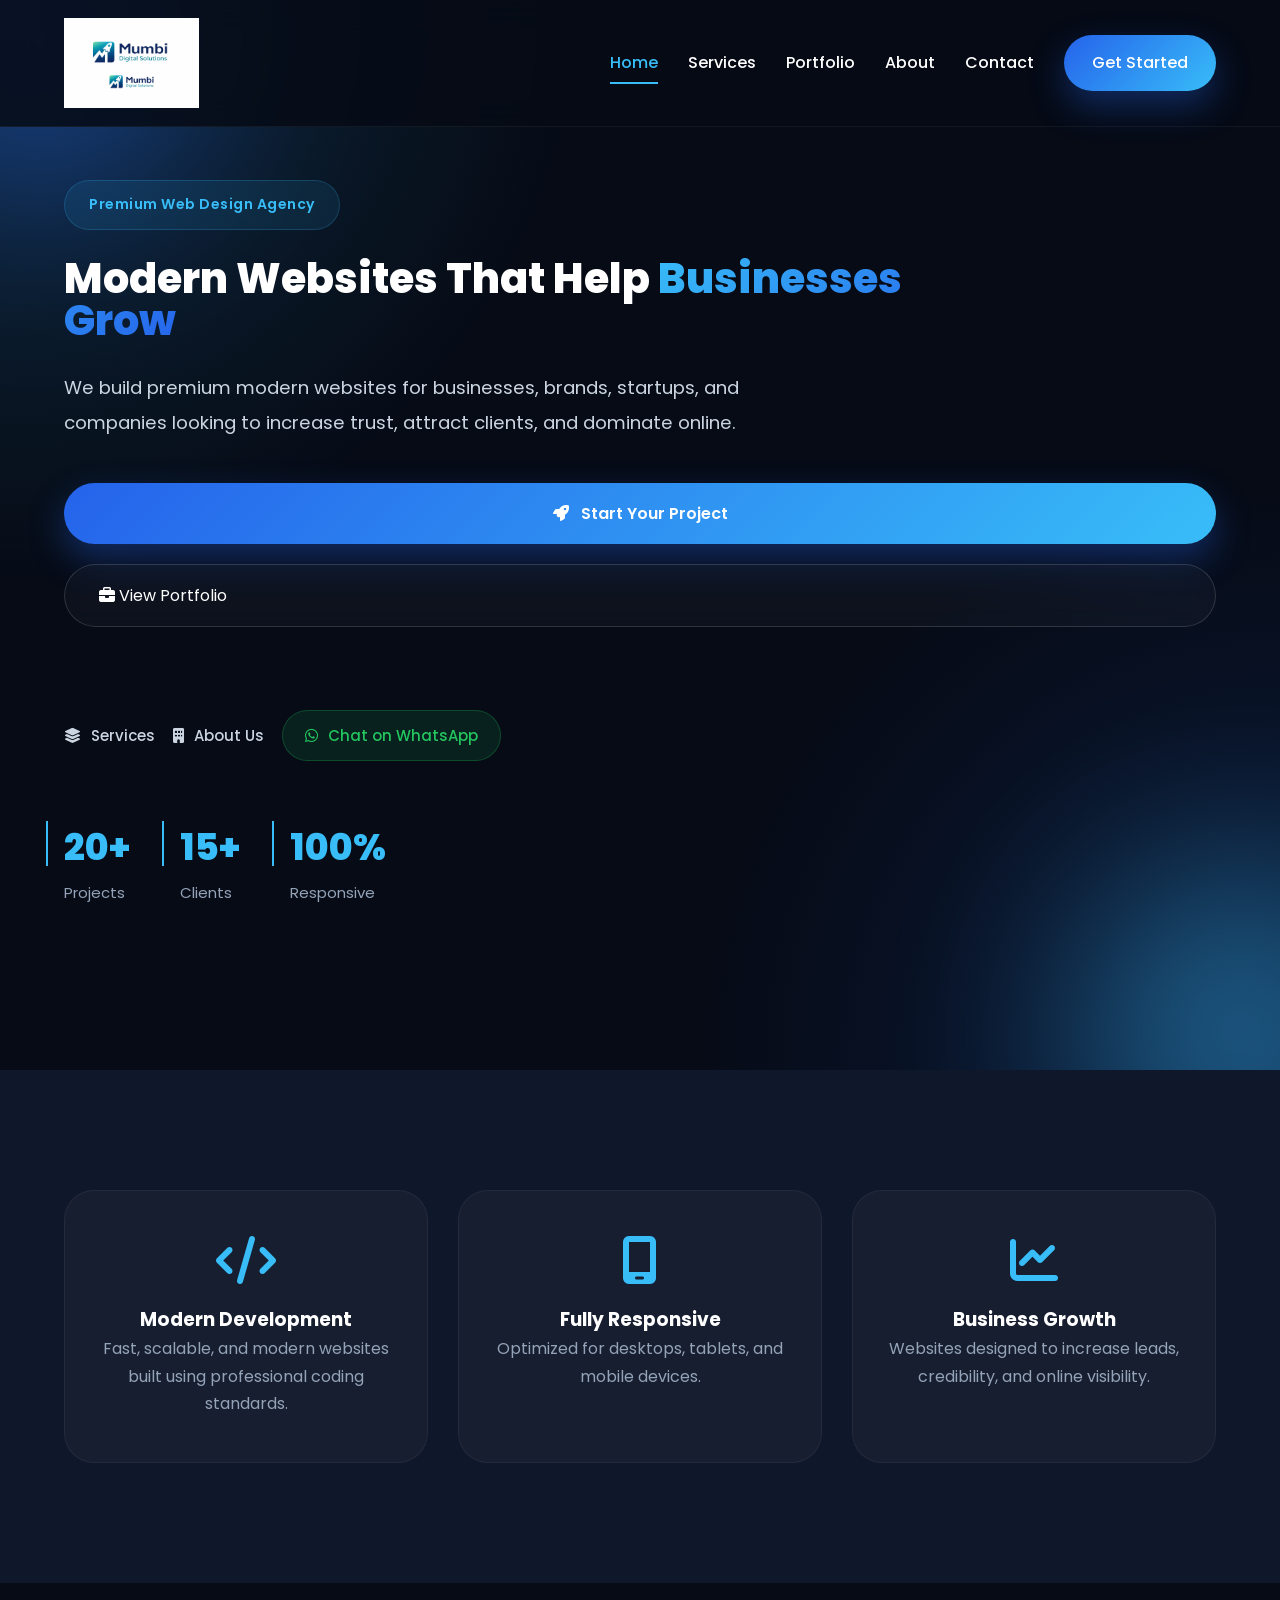
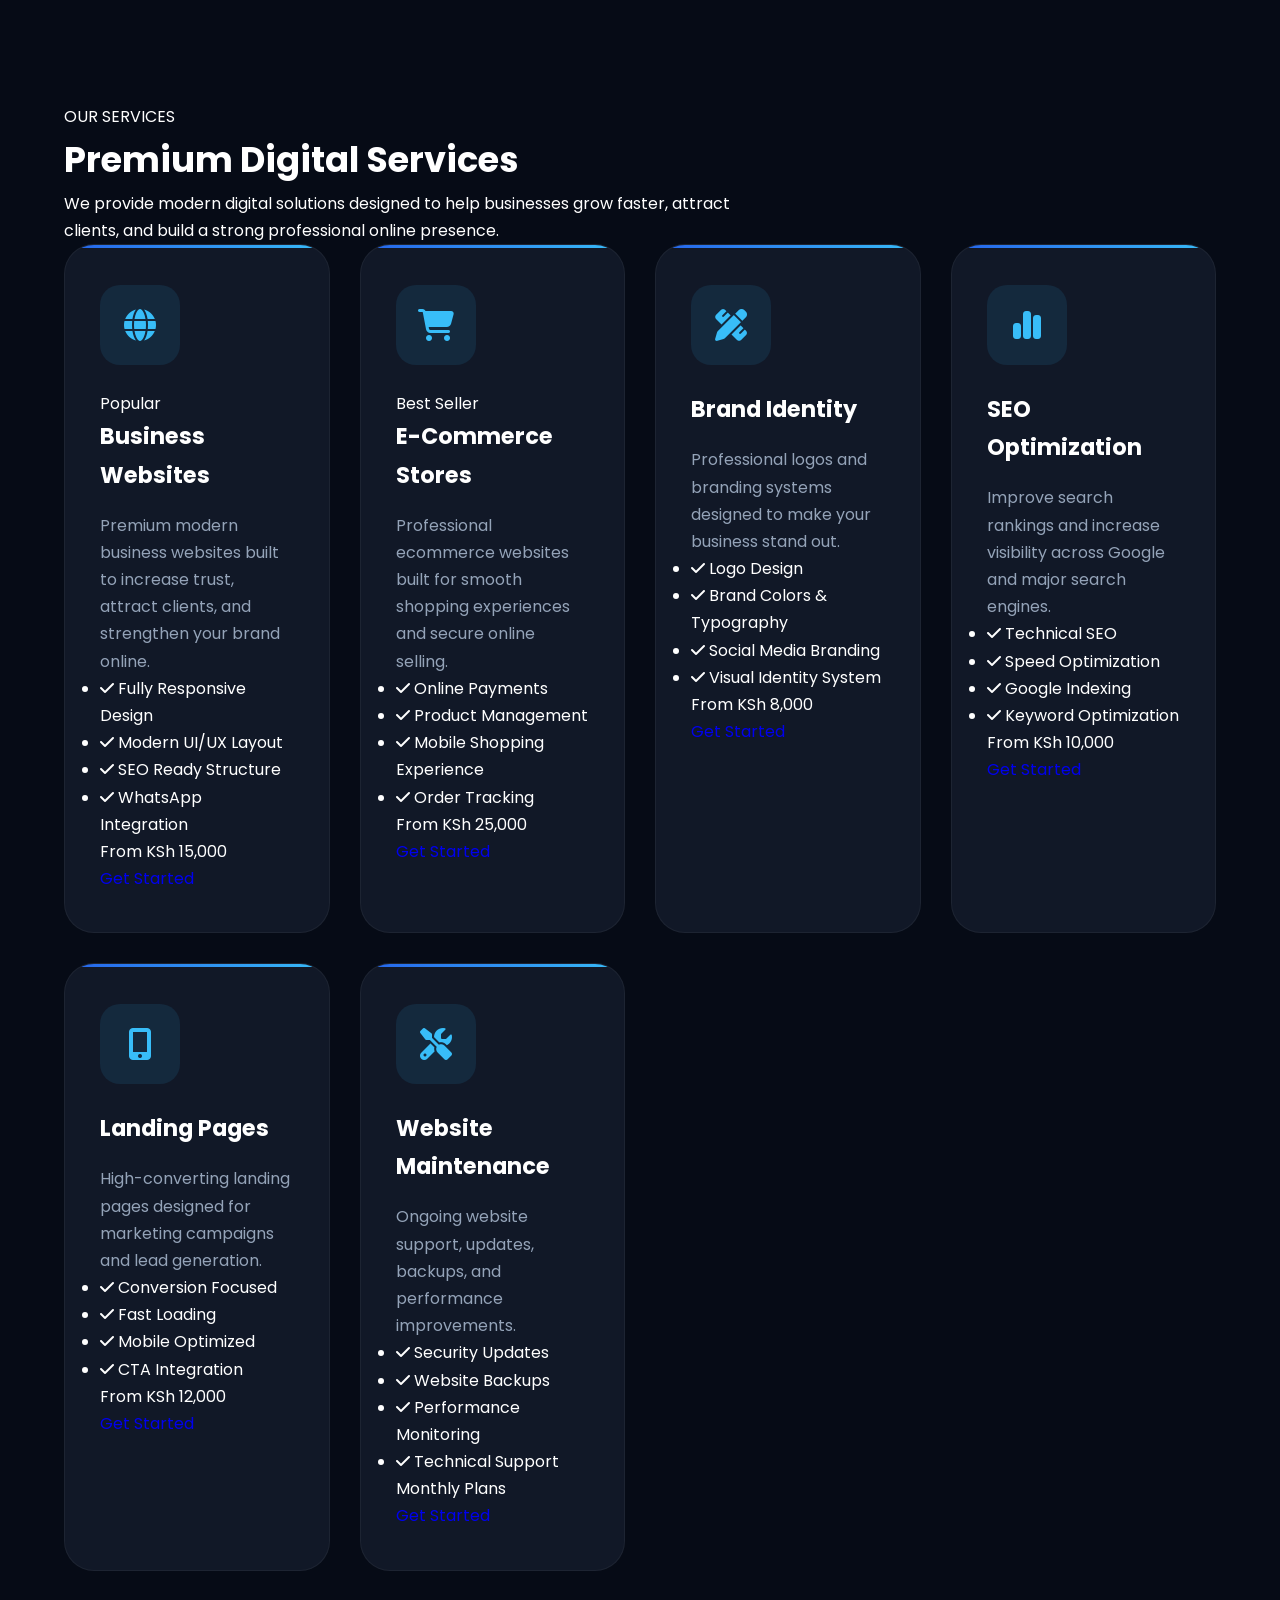
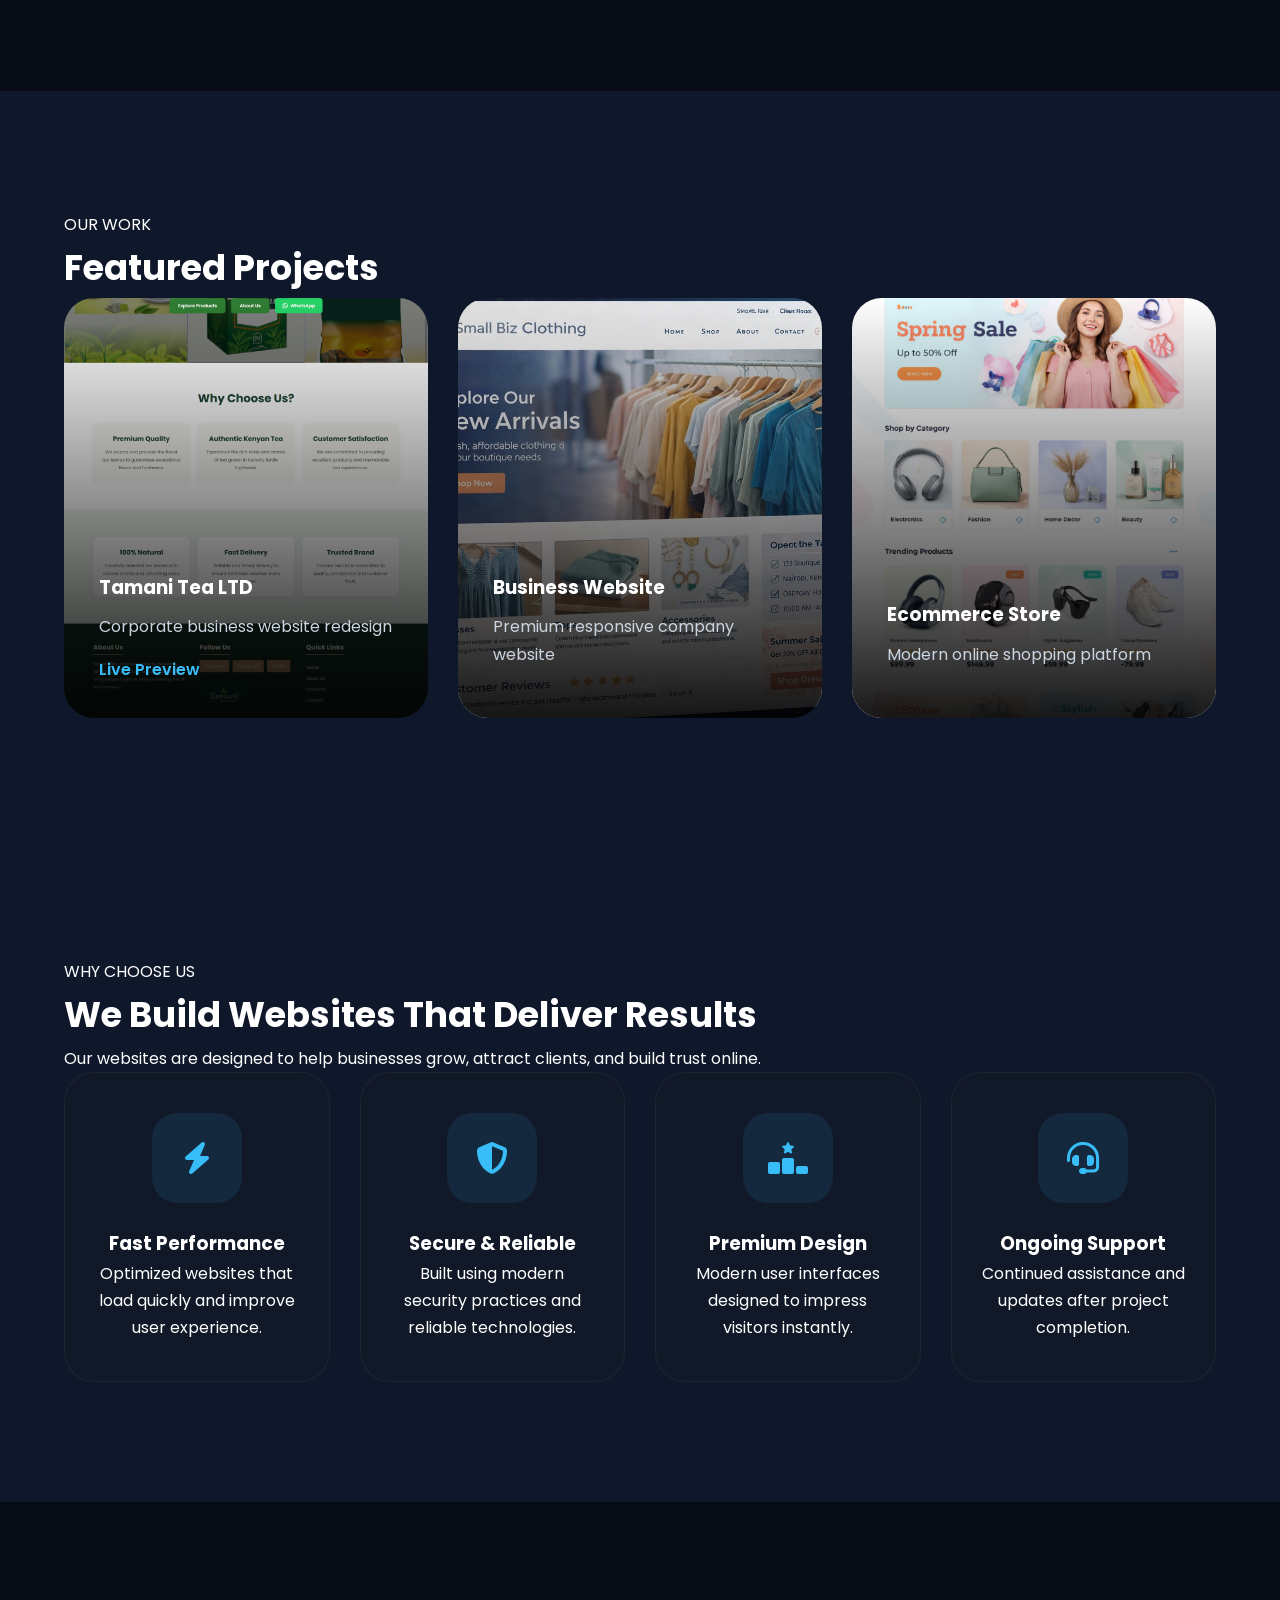
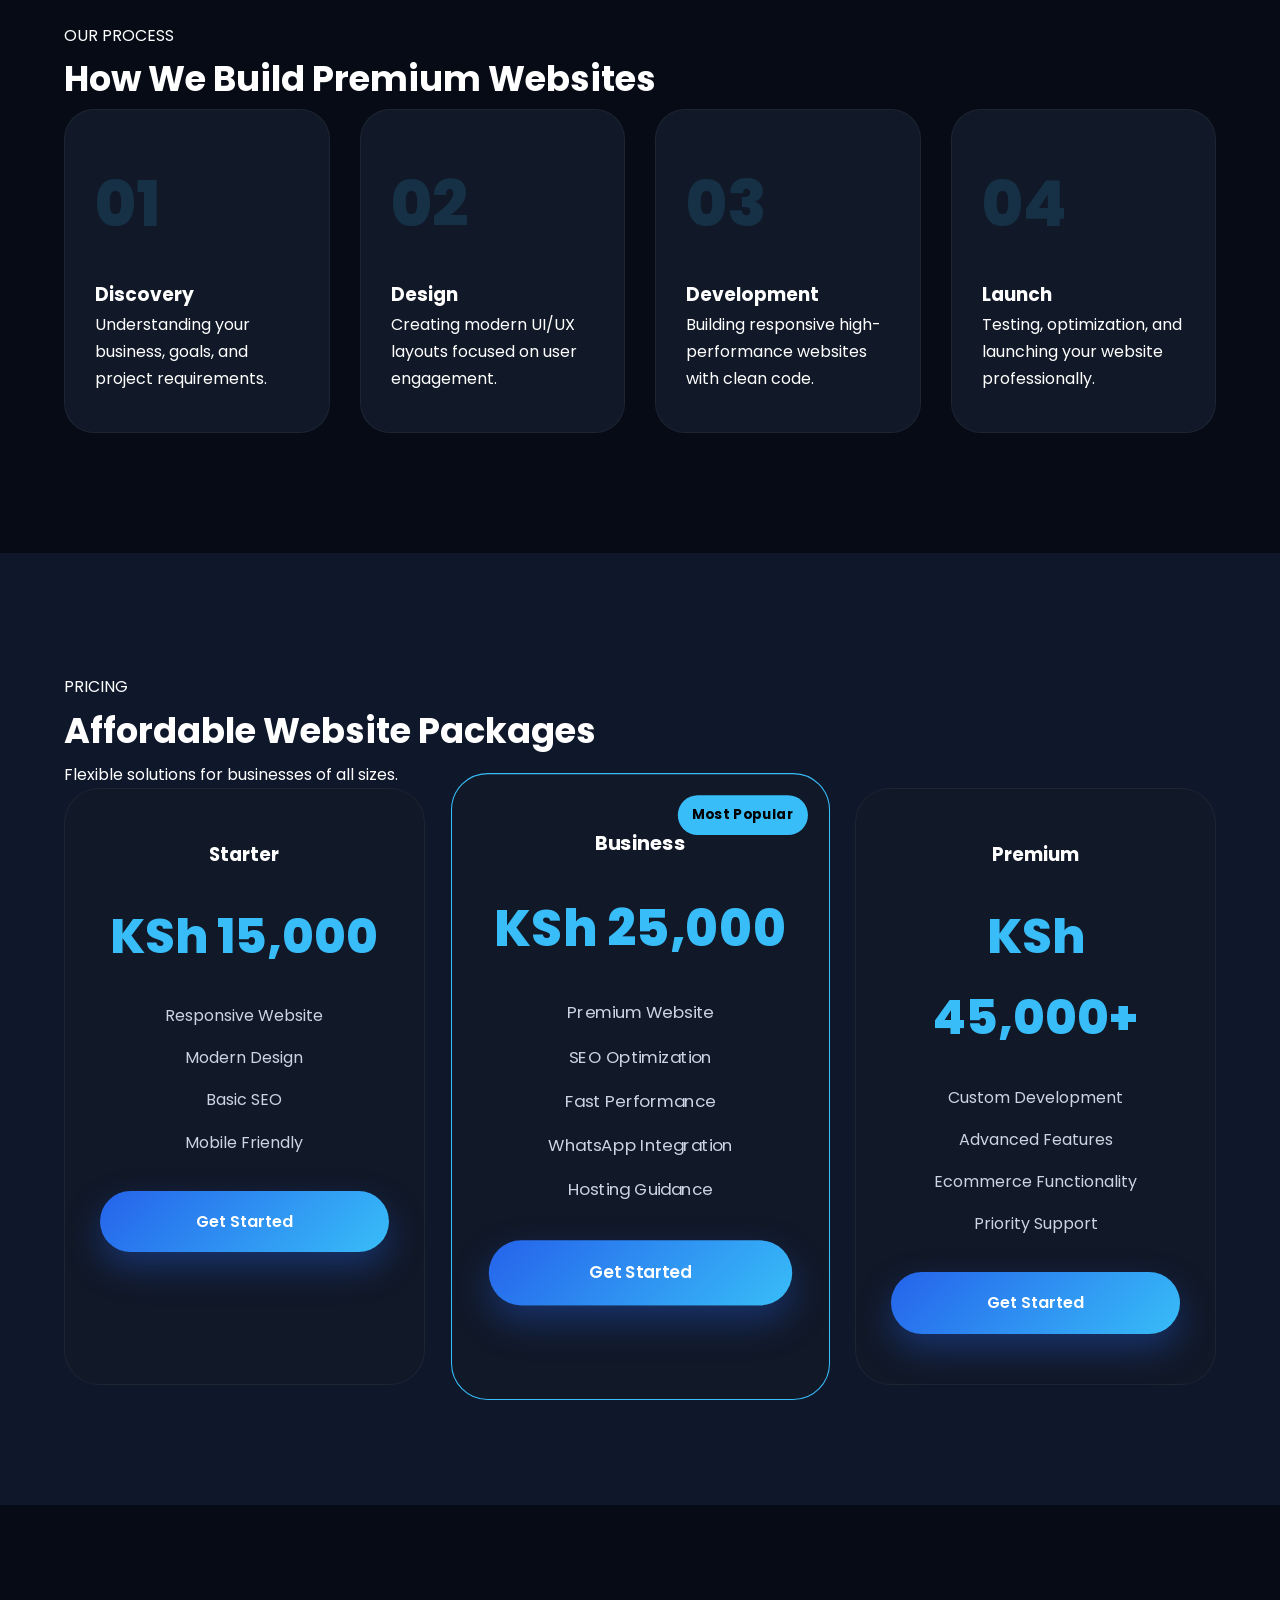
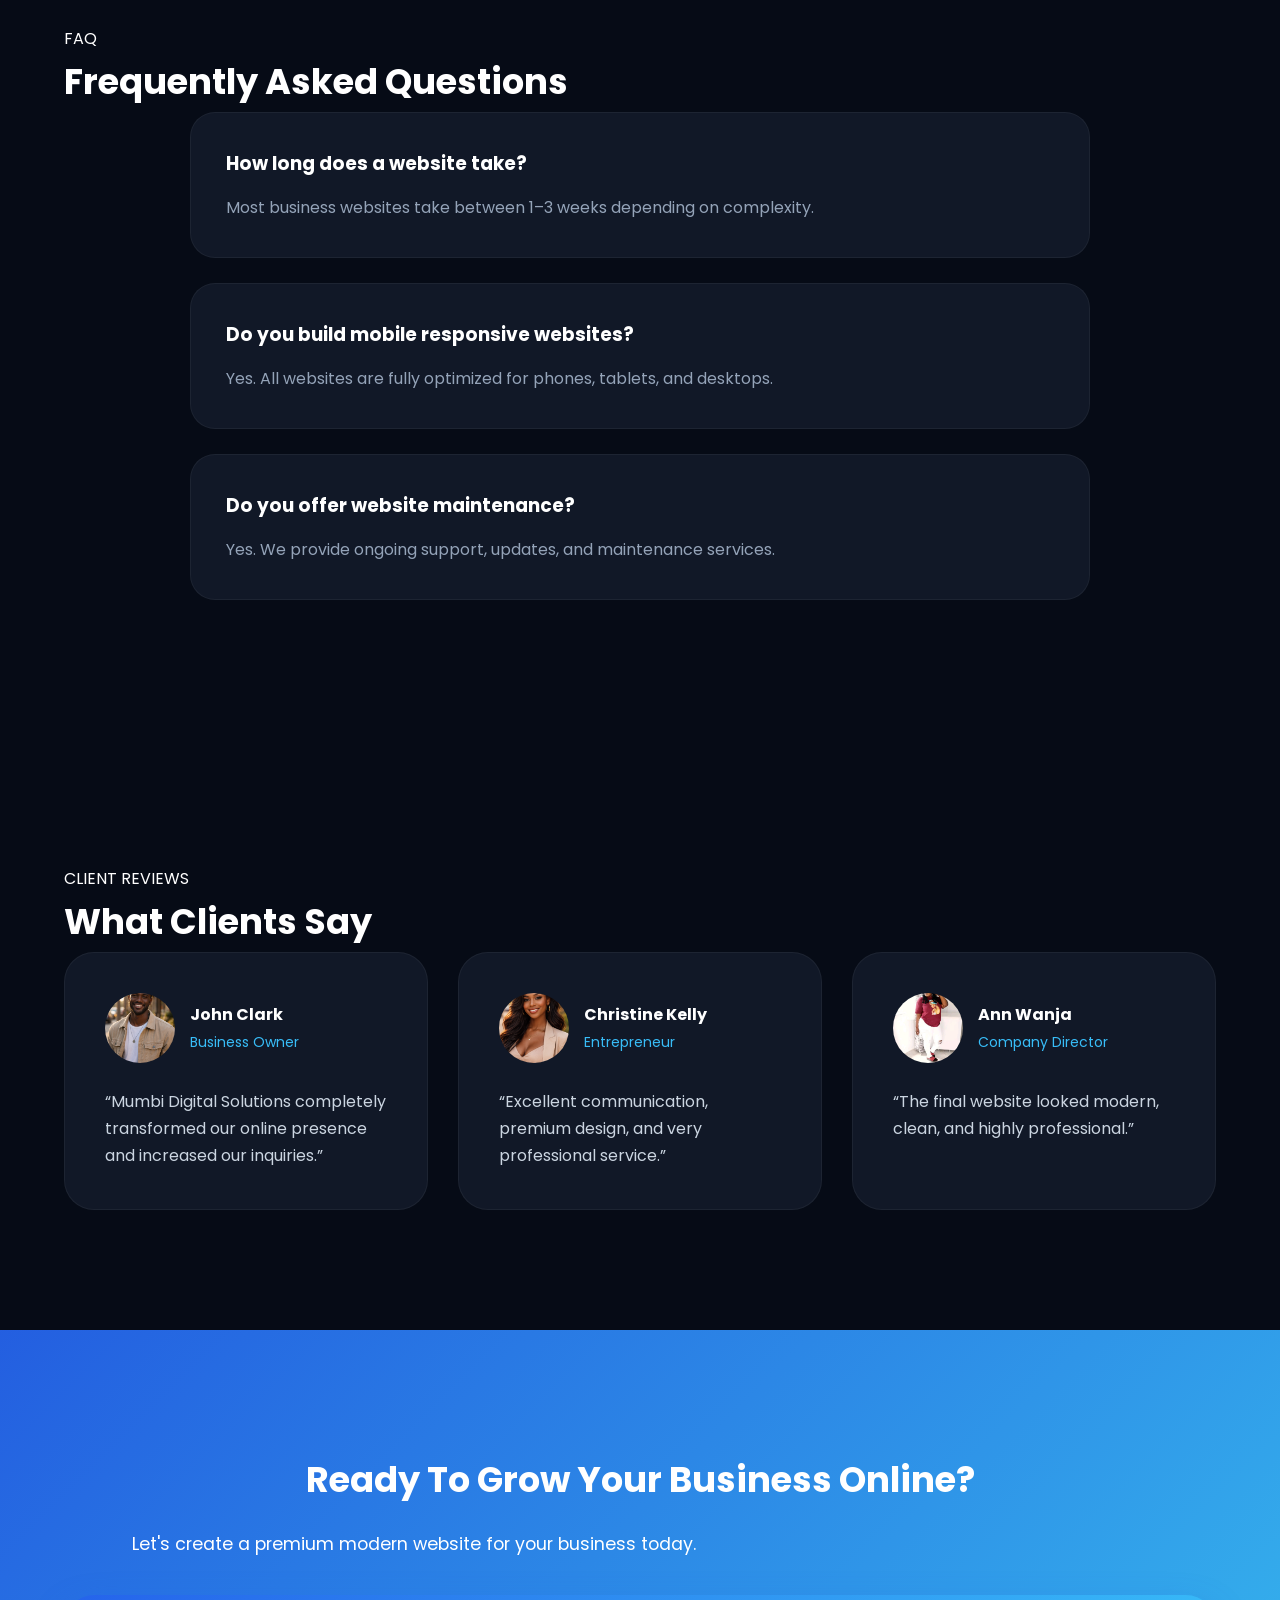
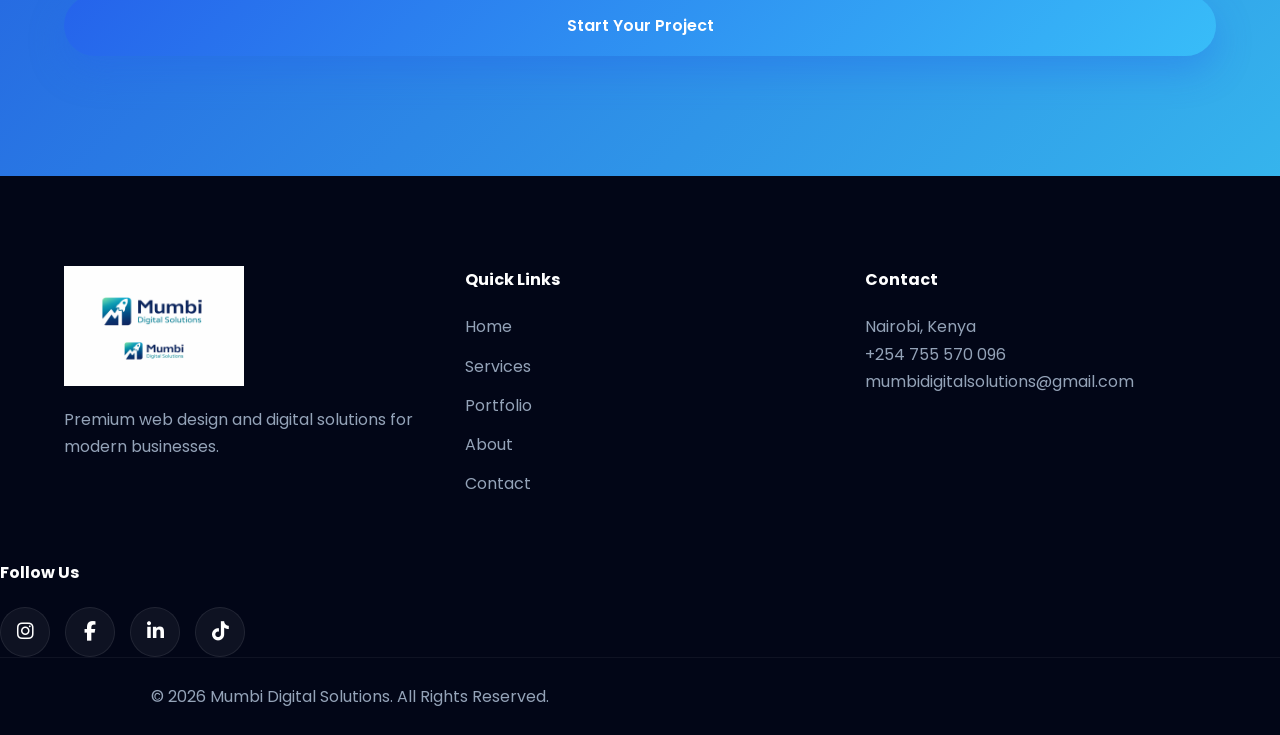
<file: index.html>
<!DOCTYPE html>
<html lang="en">
<head>

  <meta charset="UTF-8">
  <meta name="viewport" content="width=device-width, initial-scale=1.0">

  <title>Mumbi Digital Solutions | Premium Web Design Agency</title>

  <meta name="description"
        content="Mumbi Digital Solutions creates premium modern websites, branding, and digital experiences that help businesses grow online.">

  <!-- CSS -->
  <link rel="stylesheet" href="assets/css/style.css">

  <!-- Google Fonts -->
  <link rel="preconnect" href="https://fonts.googleapis.com">
  <link rel="preconnect" href="https://fonts.gstatic.com" crossorigin>

  <link href="https://fonts.googleapis.com/css2?family=Poppins:wght@300;400;500;600;700;800&display=swap"
        rel="stylesheet">

  <!-- Font Awesome -->
  <link rel="stylesheet"
        href="https://cdnjs.cloudflare.com/ajax/libs/font-awesome/6.5.1/css/all.min.css">

</head>

<body>

<!-- ================= HEADER ================= -->
<header class="header">

  <div class="container nav-container">

    <!-- LOGO -->
    <a href="index.html" class="logo">

      <img src="assets/images/logo.png"
      alt="Mumbi Digital Solutions">

    </a>


    <!-- HAMBURGER -->
    <div class="menu-toggle" id="menu-toggle">

      <i class="fa-solid fa-bars"></i>

    </div>


    <!-- NAVBAR -->
    <nav class="navbar" id="navbar">

      <a href="index.html" class="active">
        Home
      </a>

      <a href="services.html">
        Services
      </a>

      <a href="portfolio.html">
        Portfolio
      </a>

      <a href="about.html">
        About
      </a>

      <a href="contact.html">
        Contact
      </a>

      <a href="contact.html"
      class="nav-btn">

        Get Started

      </a>

    </nav>

  </div>

</header>


<!-- ================= HERO ================= -->
<section class="hero">

  <!-- BACKGROUND SLIDER -->
  <div class="hero-slider">

    <div class="hero-slide"></div>
    <div class="hero-slide"></div>
    <div class="hero-slide"></div>
    <div class="hero-slide"></div>

  </div>

  <!-- GLOW EFFECTS -->
  <div class="hero-glow hero-glow1"></div>
  <div class="hero-glow hero-glow2"></div>

  <div class="container hero-content">

    <!-- LEFT -->
    <div class="hero-text">

      <span class="hero-tag">
        Premium Web Design Agency
      </span>

      <h1>
        Modern Websites
        That Help
        <span>Businesses Grow</span>
      </h1>

      <p>
        We build premium modern websites for businesses,
        brands, startups, and companies looking to
        increase trust, attract clients, and dominate online.
      </p>

     <!-- HERO ACTIONS -->
<div class="hero-actions">

  <!-- MAIN BUTTONS -->
  <div class="hero-buttons">

    <!-- PRIMARY CTA -->
    <a href="contact.html"
       class="btn-primary">

      <i class="fa-solid fa-rocket"></i>

      Start Your Project

    </a>

    <!-- SECONDARY CTA -->
    <a href="portfolio.html"
       class="btn-secondary">

      <i class="fa-solid fa-briefcase"></i>

      View Portfolio

    </a>

  </div>


  <!-- QUICK LINKS -->
  <div class="hero-mini-links">

    <a href="services.html">

      <i class="fa-solid fa-layer-group"></i>

      Services

    </a>

    <a href="about.html">

      <i class="fa-solid fa-building"></i>

      About Us

    </a>


    <a href="https://wa.me/254755570096?text=Hello%20Mumbi%20Digital%20Solutions,%20I%20would%20like%20to%20start%20a%20project."
       target="_blank"
       class="hero-whatsapp">

      <i class="fa-brands fa-whatsapp"></i>

      Chat on WhatsApp

    </a>

  </div>

</div>
      <!-- STATS -->
      <div class="hero-stats">

        <div class="stat-box">
          <h3>20+</h3>
          <p>Projects</p>
        </div>

        <div class="stat-box">
          <h3>15+</h3>
          <p>Clients</p>
        </div>

        <div class="stat-box">
          <h3>100%</h3>
          <p>Responsive</p>
        </div>

      </div>

    </div>

  </div>

</section>

<!-- ================= TRUST ================= -->
<section class="trust-section">

  <div class="container trust-container">

    <div class="trust-box">

      <i class="fa-solid fa-code"></i>

      <h3>Modern Development</h3>

      <p>
        Fast, scalable, and modern websites built using
        professional coding standards.
      </p>

    </div>


    <div class="trust-box">

      <i class="fa-solid fa-mobile-screen"></i>

      <h3>Fully Responsive</h3>

      <p>
        Optimized for desktops, tablets,
        and mobile devices.
      </p>

    </div>


    <div class="trust-box">

      <i class="fa-solid fa-chart-line"></i>

      <h3>Business Growth</h3>

      <p>
        Websites designed to increase leads,
        credibility, and online visibility.
      </p>

    </div>

  </div>

</section>


<!-- ================= SERVICES ================= -->
<section class="services" id="services">

  <div class="container">

    <!-- SECTION TITLE -->
    <div class="section-title">

      <span>OUR SERVICES</span>

      <h2>
        Premium Digital Services
      </h2>

      <p>
        We provide modern digital solutions designed to help
        businesses grow faster, attract clients, and build
        a strong professional online presence.
      </p>

    </div>


    <!-- SERVICES GRID -->
    <div class="services-grid">

      <!-- SERVICE CARD -->
      <div class="service-card">

        <div class="service-top">

          <div class="service-icon">
            <i class="fa-solid fa-globe"></i>
          </div>

          <span class="service-badge">
            Popular
          </span>

        </div>

        <h3>Business Websites</h3>

        <p>
          Premium modern business websites built to increase
          trust, attract clients, and strengthen your brand online.
        </p>

        <ul class="service-features">

          <li>
            <i class="fa-solid fa-check"></i>
            Fully Responsive Design
          </li>

          <li>
            <i class="fa-solid fa-check"></i>
            Modern UI/UX Layout
          </li>

          <li>
            <i class="fa-solid fa-check"></i>
            SEO Ready Structure
          </li>

          <li>
            <i class="fa-solid fa-check"></i>
            WhatsApp Integration
          </li>

        </ul>

        <div class="service-bottom">

          <div class="service-price">
            From KSh 15,000
          </div>

          <a href="contact.html" class="service-btn">
            Get Started
          </a>

        </div>

      </div>


      <!-- SERVICE CARD -->
      <div class="service-card featured-service">

        <div class="service-top">

          <div class="service-icon">
            <i class="fa-solid fa-cart-shopping"></i>
          </div>

          <span class="service-badge">
            Best Seller
          </span>

        </div>

        <h3>E-Commerce Stores</h3>

        <p>
          Professional ecommerce websites built for smooth
          shopping experiences and secure online selling.
        </p>

        <ul class="service-features">

          <li>
            <i class="fa-solid fa-check"></i>
            Online Payments
          </li>

          <li>
            <i class="fa-solid fa-check"></i>
            Product Management
          </li>

          <li>
            <i class="fa-solid fa-check"></i>
            Mobile Shopping Experience
          </li>

          <li>
            <i class="fa-solid fa-check"></i>
            Order Tracking
          </li>

        </ul>

        <div class="service-bottom">

          <div class="service-price">
            From KSh 25,000
          </div>

          <a href="contact.html" class="service-btn">
            Get Started
          </a>

        </div>

      </div>


      <!-- SERVICE CARD -->
      <div class="service-card">

        <div class="service-top">

          <div class="service-icon">
            <i class="fa-solid fa-pen-ruler"></i>
          </div>

        </div>

        <h3>Brand Identity</h3>

        <p>
          Professional logos and branding systems designed
          to make your business stand out.
        </p>

        <ul class="service-features">

          <li>
            <i class="fa-solid fa-check"></i>
            Logo Design
          </li>

          <li>
            <i class="fa-solid fa-check"></i>
            Brand Colors & Typography
          </li>

          <li>
            <i class="fa-solid fa-check"></i>
            Social Media Branding
          </li>

          <li>
            <i class="fa-solid fa-check"></i>
            Visual Identity System
          </li>

        </ul>

        <div class="service-bottom">

          <div class="service-price">
            From KSh 8,000
          </div>

          <a href="contact.html" class="service-btn">
            Get Started
          </a>

        </div>

      </div>


      <!-- SERVICE CARD -->
      <div class="service-card">

        <div class="service-top">

          <div class="service-icon">
            <i class="fa-solid fa-chart-simple"></i>
          </div>

        </div>

        <h3>SEO Optimization</h3>

        <p>
          Improve search rankings and increase visibility
          across Google and major search engines.
        </p>

        <ul class="service-features">

          <li>
            <i class="fa-solid fa-check"></i>
            Technical SEO
          </li>

          <li>
            <i class="fa-solid fa-check"></i>
            Speed Optimization
          </li>

          <li>
            <i class="fa-solid fa-check"></i>
            Google Indexing
          </li>

          <li>
            <i class="fa-solid fa-check"></i>
            Keyword Optimization
          </li>

        </ul>

        <div class="service-bottom">

          <div class="service-price">
            From KSh 10,000
          </div>

          <a href="contact.html" class="service-btn">
            Get Started
          </a>

        </div>

      </div>


      <!-- SERVICE CARD -->
      <div class="service-card">

        <div class="service-top">

          <div class="service-icon">
            <i class="fa-solid fa-mobile-screen-button"></i>
          </div>

        </div>

        <h3>Landing Pages</h3>

        <p>
          High-converting landing pages designed for
          marketing campaigns and lead generation.
        </p>

        <ul class="service-features">

          <li>
            <i class="fa-solid fa-check"></i>
            Conversion Focused
          </li>

          <li>
            <i class="fa-solid fa-check"></i>
            Fast Loading
          </li>

          <li>
            <i class="fa-solid fa-check"></i>
            Mobile Optimized
          </li>

          <li>
            <i class="fa-solid fa-check"></i>
            CTA Integration
          </li>

        </ul>

        <div class="service-bottom">

          <div class="service-price">
            From KSh 12,000
          </div>

          <a href="contact.html" class="service-btn">
            Get Started
          </a>

        </div>

      </div>


      <!-- SERVICE CARD -->
      <div class="service-card">

        <div class="service-top">

          <div class="service-icon">
            <i class="fa-solid fa-screwdriver-wrench"></i>
          </div>

        </div>

        <h3>Website Maintenance</h3>

        <p>
          Ongoing website support, updates,
          backups, and performance improvements.
        </p>

        <ul class="service-features">

          <li>
            <i class="fa-solid fa-check"></i>
            Security Updates
          </li>

          <li>
            <i class="fa-solid fa-check"></i>
            Website Backups
          </li>

          <li>
            <i class="fa-solid fa-check"></i>
            Performance Monitoring
          </li>

          <li>
            <i class="fa-solid fa-check"></i>
            Technical Support
          </li>

        </ul>

        <div class="service-bottom">

          <div class="service-price">
            Monthly Plans
          </div>

          <a href="contact.html" class="service-btn">
            Get Started
          </a>

        </div>

      </div>

    </div>

  </div>

</section>

<!-- ================= PORTFOLIO ================= -->
<section class="portfolio-preview">

  <div class="container">

    <div class="section-title">

      <span>OUR WORK</span>

      <h2>
        Featured Projects
      </h2>

    </div>


    <div class="portfolio-grid">

      <!-- CARD -->
      <div class="portfolio-card">

        <img src="assets/images/img.png"
             alt="Tamani Tea LTD">

        <div class="portfolio-overlay">

          <h3>Tamani Tea LTD</h3>

          <p>
            Corporate business website redesign
          </p>

          <a href="https://sharonmumb-source.github.io/Tamani-Tea-LTD/"
             target="_blank">

            Live Preview

          </a>

        </div>

      </div>


      <!-- CARD -->
      <div class="portfolio-card">

        <img src="assets/images/project1.png"
             alt="Modern Business Website">

        <div class="portfolio-overlay">

          <h3>Business Website</h3>

          <p>
            Premium responsive company website
          </p>

        </div>

      </div>


      <!-- CARD -->
      <div class="portfolio-card">

        <img src="assets/images/project2.png"
             alt="Ecommerce Project">

        <div class="portfolio-overlay">

          <h3>Ecommerce Store</h3>

          <p>
            Modern online shopping platform
          </p>

        </div>

      </div>

    </div>

  </div>

</section>
<!-- ================= WHY CHOOSE US ================= -->
<section class="why-us">

  <div class="container">

    <div class="section-title">

      <span>WHY CHOOSE US</span>

      <h2>
        We Build Websites That Deliver Results
      </h2>

      <p>
        Our websites are designed to help businesses grow,
        attract clients, and build trust online.
      </p>

    </div>


    <div class="why-grid">

      <!-- CARD -->
      <div class="why-card">

        <div class="why-icon">
          <i class="fa-solid fa-bolt"></i>
        </div>

        <h3>Fast Performance</h3>

        <p>
          Optimized websites that load quickly
          and improve user experience.
        </p>

      </div>


      <!-- CARD -->
      <div class="why-card">

        <div class="why-icon">
          <i class="fa-solid fa-shield-halved"></i>
        </div>

        <h3>Secure & Reliable</h3>

        <p>
          Built using modern security practices
          and reliable technologies.
        </p>

      </div>


      <!-- CARD -->
      <div class="why-card">

        <div class="why-icon">
          <i class="fa-solid fa-ranking-star"></i>
        </div>

        <h3>Premium Design</h3>

        <p>
          Modern user interfaces designed
          to impress visitors instantly.
        </p>

      </div>


      <!-- CARD -->
      <div class="why-card">

        <div class="why-icon">
          <i class="fa-solid fa-headset"></i>
        </div>

        <h3>Ongoing Support</h3>

        <p>
          Continued assistance and updates
          after project completion.
        </p>

      </div>

    </div>

  </div>

</section>


<!-- ================= PROCESS ================= -->
<section class="process-section">

  <div class="container">

    <div class="section-title">

      <span>OUR PROCESS</span>

      <h2>
        How We Build Premium Websites
      </h2>

    </div>


    <div class="process-grid">

      <!-- STEP -->
      <div class="process-card">

        <div class="process-number">01</div>

        <h3>Discovery</h3>

        <p>
          Understanding your business,
          goals, and project requirements.
        </p>

      </div>


      <!-- STEP -->
      <div class="process-card">

        <div class="process-number">02</div>

        <h3>Design</h3>

        <p>
          Creating modern UI/UX layouts
          focused on user engagement.
        </p>

      </div>


      <!-- STEP -->
      <div class="process-card">

        <div class="process-number">03</div>

        <h3>Development</h3>

        <p>
          Building responsive high-performance
          websites with clean code.
        </p>

      </div>


      <!-- STEP -->
      <div class="process-card">

        <div class="process-number">04</div>

        <h3>Launch</h3>

        <p>
          Testing, optimization, and launching
          your website professionally.
        </p>

      </div>

    </div>

  </div>

</section>


<!-- ================= PRICING ================= -->
<section class="pricing-section">

  <div class="container">

    <div class="section-title">

      <span>PRICING</span>

      <h2>
        Affordable Website Packages
      </h2>

      <p>
        Flexible solutions for businesses
        of all sizes.
      </p>

    </div>


    <div class="pricing-grid">

      <!-- PACKAGE -->
      <div class="pricing-card">

        <h3>Starter</h3>

        <div class="price">
          KSh 15,000
        </div>

        <ul>

          <li>Responsive Website</li>
          <li>Modern Design</li>
          <li>Basic SEO</li>
          <li>Mobile Friendly</li>

        </ul>

        <a href="contact.html" class="btn-primary">
          Get Started
        </a>

      </div>


      <!-- PACKAGE -->
      <div class="pricing-card featured-price">

        <div class="popular-tag">
          Most Popular
        </div>

        <h3>Business</h3>

        <div class="price">
          KSh 25,000
        </div>

        <ul>

          <li>Premium Website</li>
          <li>SEO Optimization</li>
          <li>Fast Performance</li>
          <li>WhatsApp Integration</li>
          <li>Hosting Guidance</li>

        </ul>

        <a href="contact.html" class="btn-primary">
          Get Started
        </a>

      </div>


      <!-- PACKAGE -->
      <div class="pricing-card">

        <h3>Premium</h3>

        <div class="price">
          KSh 45,000+
        </div>

        <ul>

          <li>Custom Development</li>
          <li>Advanced Features</li>
          <li>Ecommerce Functionality</li>
          <li>Priority Support</li>

        </ul>

        <a href="contact.html" class="btn-primary">
          Get Started
        </a>

      </div>

    </div>

  </div>

</section>


<!-- ================= FAQ ================= -->
<section class="faq-section">

  <div class="container">

    <div class="section-title">

      <span>FAQ</span>

      <h2>
        Frequently Asked Questions
      </h2>

    </div>


    <div class="faq-container">

      <!-- FAQ -->
      <div class="faq-item">

        <h3>
          How long does a website take?
        </h3>

        <p>
          Most business websites take between
          1–3 weeks depending on complexity.
        </p>

      </div>


      <!-- FAQ -->
      <div class="faq-item">

        <h3>
          Do you build mobile responsive websites?
        </h3>

        <p>
          Yes. All websites are fully optimized
          for phones, tablets, and desktops.
        </p>

      </div>


      <!-- FAQ -->
      <div class="faq-item">

        <h3>
          Do you offer website maintenance?
        </h3>

        <p>
          Yes. We provide ongoing support,
          updates, and maintenance services.
        </p>

      </div>

    </div>

  </div>

</section>


<!-- ================= TESTIMONIALS ================= -->
<section class="testimonials">

  <div class="container">

    <div class="section-title">

      <span>CLIENT REVIEWS</span>

      <h2>
        What Clients Say
      </h2>

    </div>


    <div class="testimonial-grid">

      <!-- CARD -->
      <div class="testimonial-card">

        <div class="client-info">

          <img src="assets/images/kelvin.k.png"
               alt="Client">

          <div>

            <h4>John Clark</h4>

            <span>Business Owner</span>

          </div>

        </div>

        <p>
          “Mumbi Digital Solutions completely transformed
          our online presence and increased our inquiries.”
        </p>

      </div>


      <!-- CARD -->
      <div class="testimonial-card">

        <div class="client-info">

          <img src="assets/images/Ann wanja.png"
               alt="Client">

          <div>

            <h4>Christine Kelly</h4>

            <span>Entrepreneur</span>

          </div>

        </div>

        <p>
          “Excellent communication, premium design,
          and very professional service.”
        </p>

      </div>


      <!-- CARD -->
      <div class="testimonial-card">

        <div class="client-info">

          <img src="assets/images/Tamara tiara.jpg"
               alt="Client">

          <div>

            <h4>Ann Wanja</h4>

            <span>Company Director</span>

          </div>

        </div>

        <p>
          “The final website looked modern,
          clean, and highly professional.”
        </p>

      </div>

    </div>

  </div>

</section>


<!-- ================= CTA ================= -->
<section class="cta-section">

  <div class="container cta-container">

    <h2>
      Ready To Grow Your Business Online?
    </h2>

    <p>
      Let's create a premium modern website
      for your business today.
    </p>

    <a href="https://wa.me/254755570096"
       target="_blank"
       class="btn-primary">

      Start Your Project

    </a>

  </div>

</section>


<!-- ================= FOOTER ================= -->
<footer class="footer">

  <div class="container footer-container">

    <div class="footer-logo">

      <img src="assets/images/logo.png"
           alt="Mumbi Digital Solutions">

      <p>
        Premium web design and digital
        solutions for modern businesses.
      </p>

    </div>


    <div class="footer-links">

      <h4>Quick Links</h4>

      <a href="index.html">Home</a>
      <a href="services.html">Services</a>
      <a href="portfolio.html">Portfolio</a>
      <a href="about.html">About</a>
      <a href="contact.html">Contact</a>

    </div>


    <div class="footer-contact">

      <h4>Contact</h4>

      <p>Nairobi, Kenya</p>

      <p>+254 755 570 096</p>

      <p>mumbidigitalsolutions@gmail.com</p>

    </div>

  </div>
  <div class="footer-social">

  <h4>Follow Us</h4>

<div class="social-icons">

    <a href="https://www.instagram.com/mumbi_digitalsolutions"
    target="_blank">

      <i class="fa-brands fa-instagram"></i>

    </a>

    <a href="https://www.facebook.com/profile.php?id=61586191444506
    target="_blank">

      <i class="fa-brands fa-facebook-f"></i>

    </a>

    <a href="https://www.linkedin.com/in/mumbi-digital-solutions-1a0155411"
    target="_blank">

      <i class="fa-brands fa-linkedin-in"></i>

    </a>

    <a href="https://vm.tiktok.com/ZS9YtVhTy4bbn-0xLt6/"
    target="_blank">

      <i class="fa-brands fa-tiktok"></i>

    </a>


  </div>

</div>


  <div class="footer-bottom">

    <p>
      © 2026 Mumbi Digital Solutions.
      All Rights Reserved.
    </p>

  </div>

</footer>

<script src="assets/js/main.js"></script>

</body>
</html>
</file>
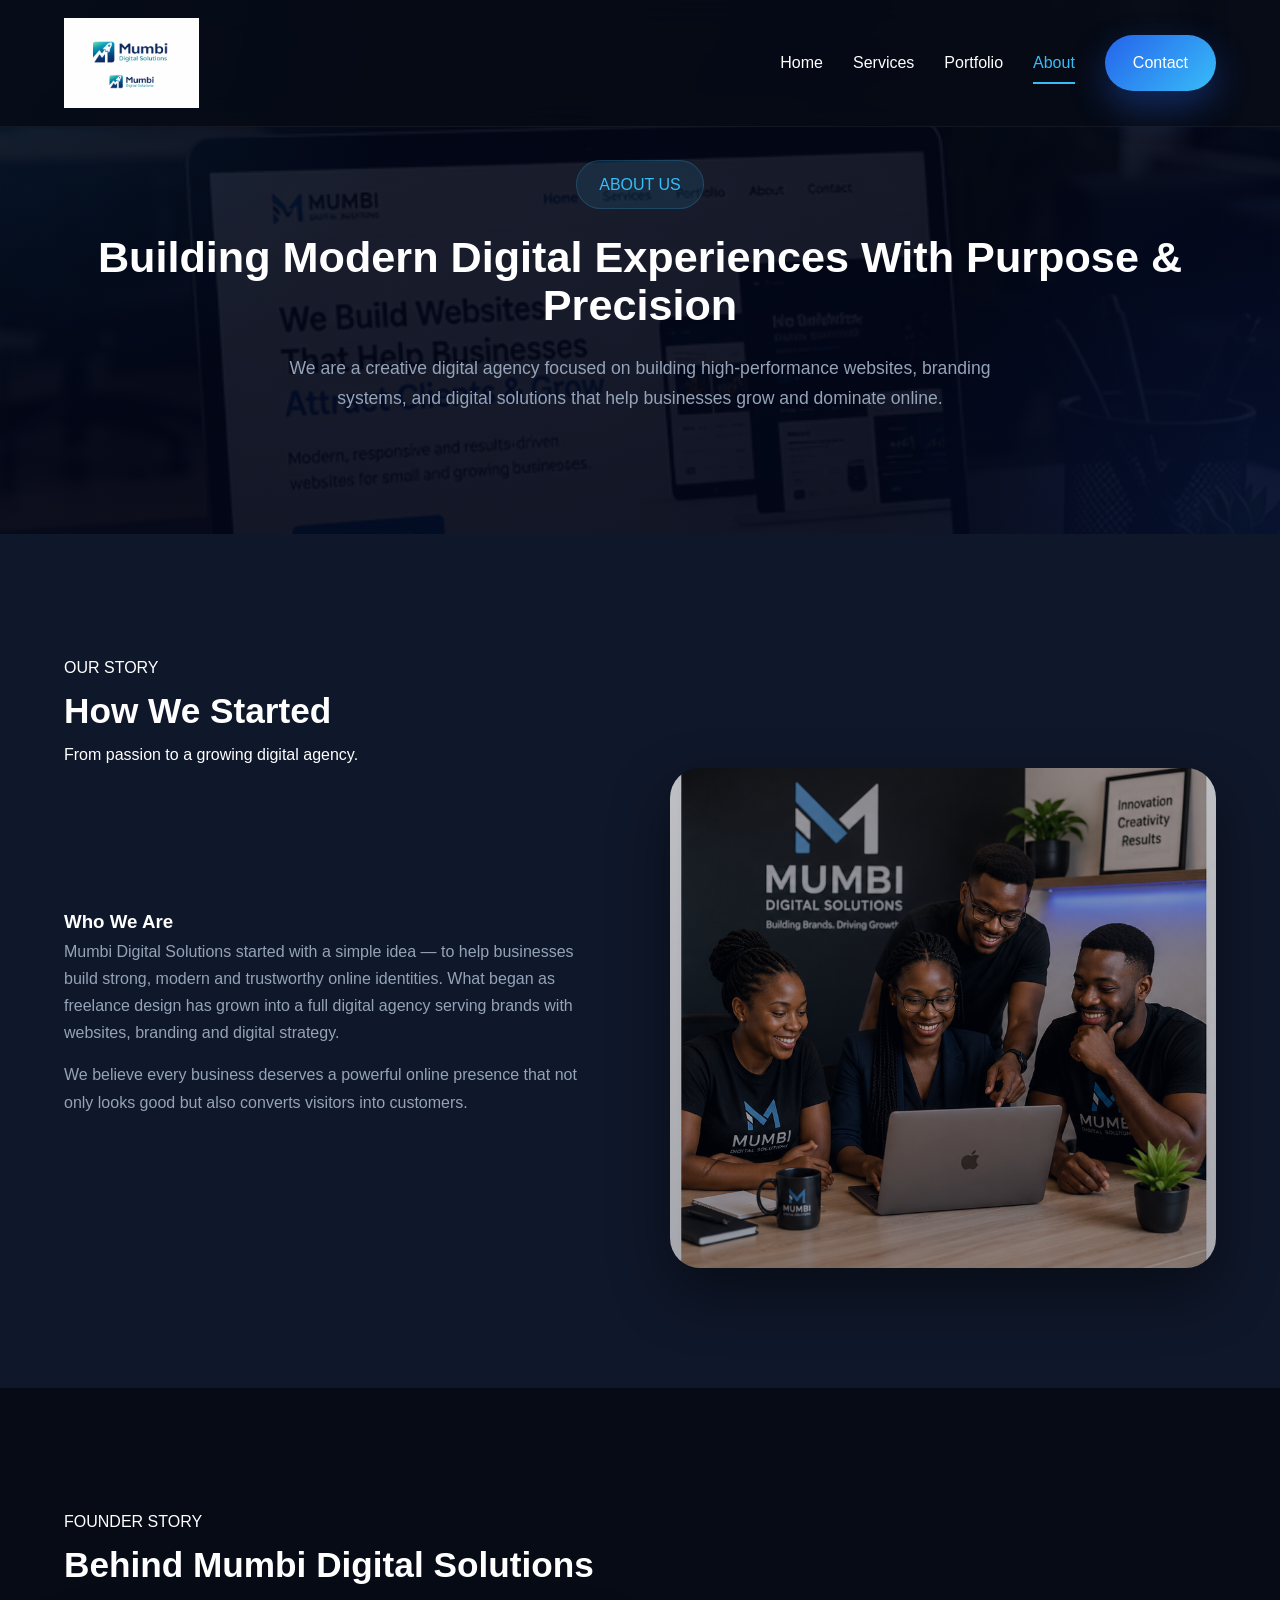
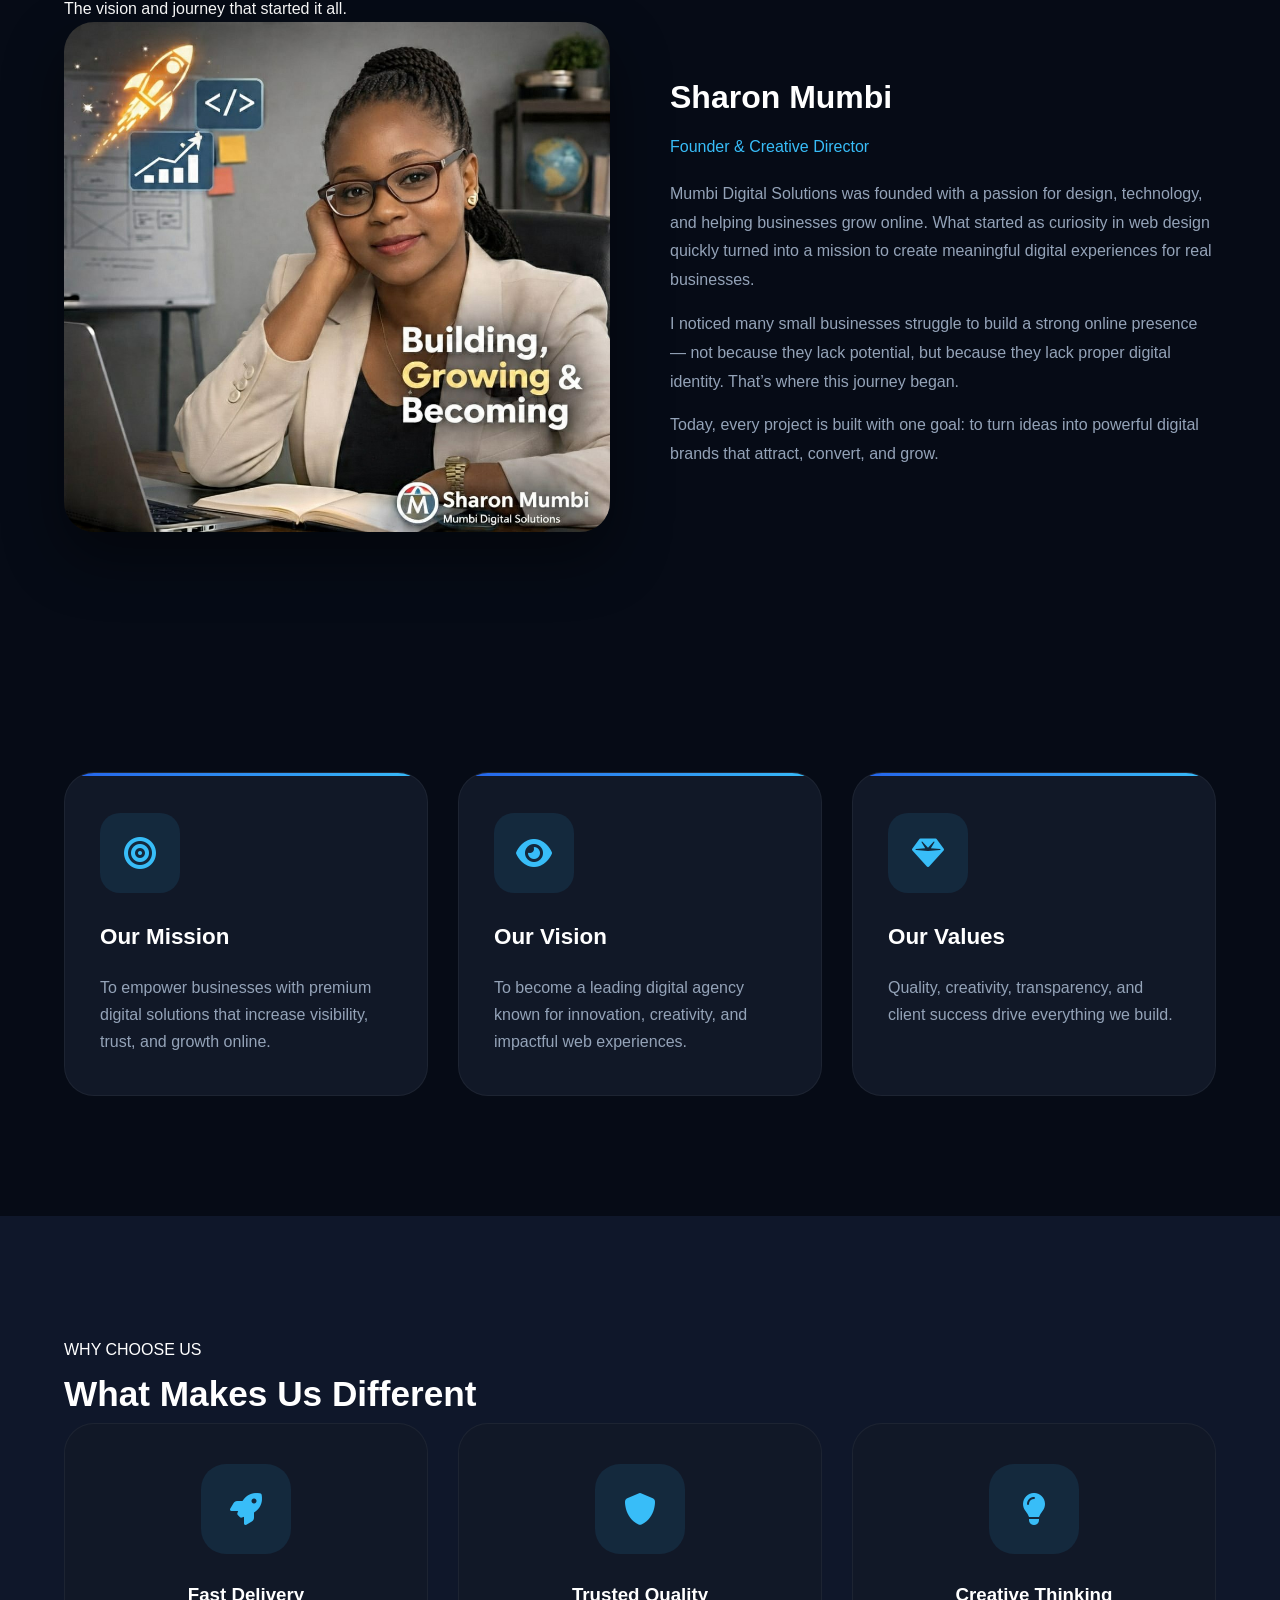
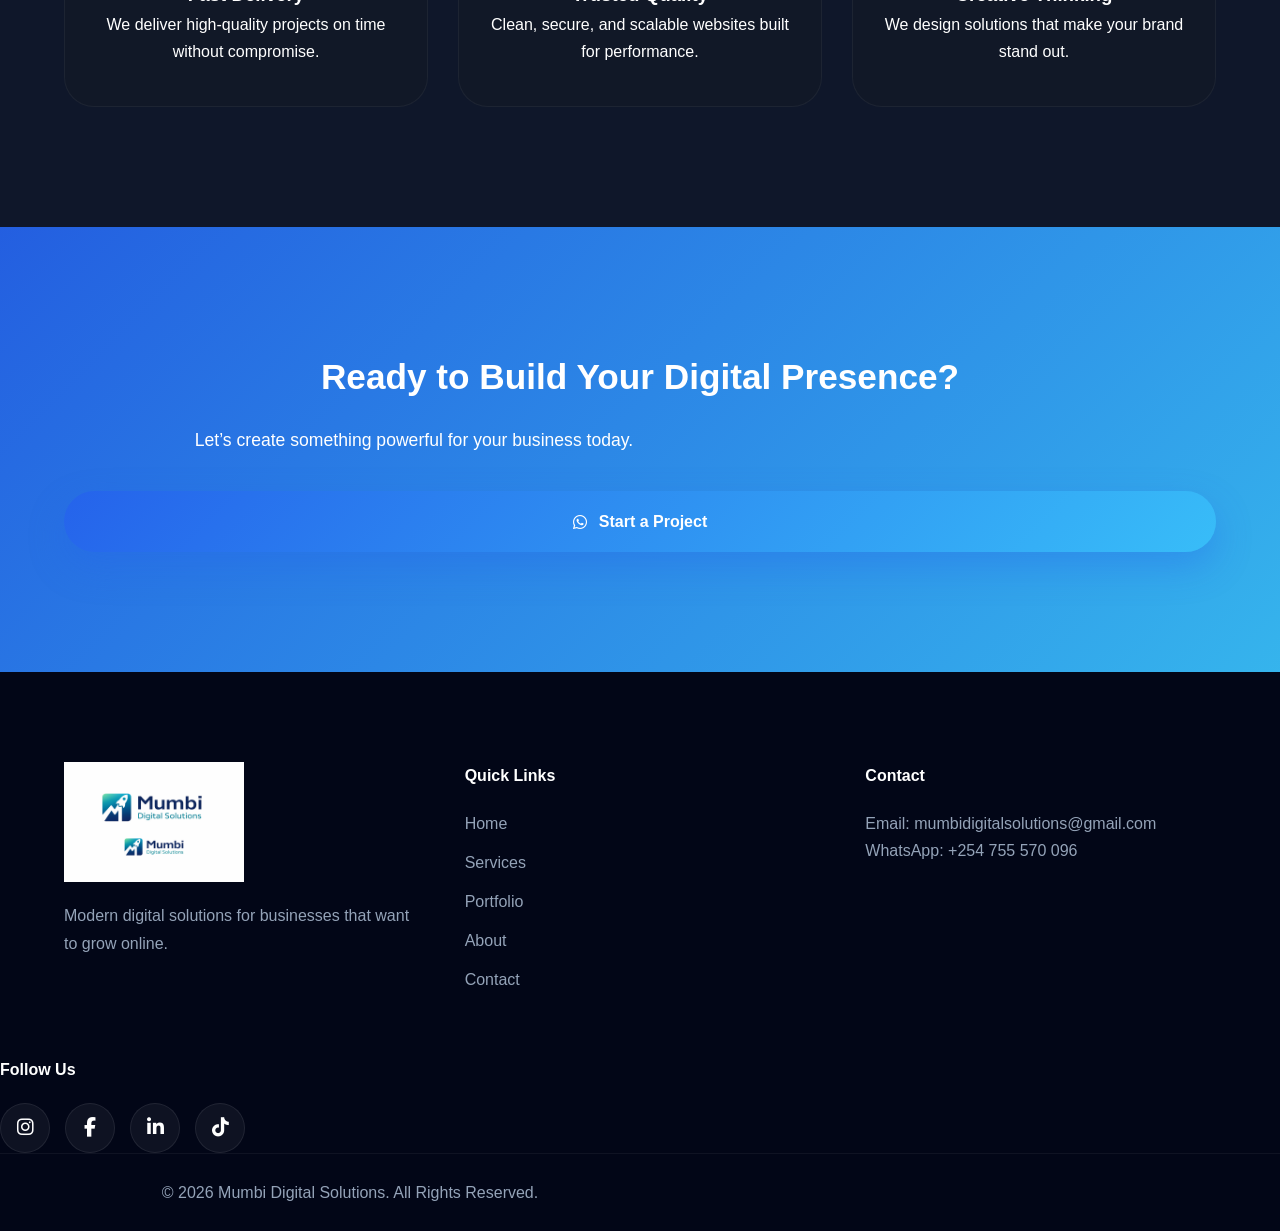
<file: about.html>
<!DOCTYPE html>
<html lang="en">
<head>
  <meta charset="UTF-8">
  <meta name="viewport" content="width=device-width, initial-scale=1.0">
  <title>About | Mumbi Digital Solutions</title>

  <link rel="stylesheet" href="assets/css/style.css">

  <!-- Font Awesome -->
  <link rel="stylesheet" href="https://cdnjs.cloudflare.com/ajax/libs/font-awesome/6.5.0/css/all.min.css">
</head>

<body>

<!-- ================= HEADER ================= -->
<header class="header">
  <div class="container nav-container">

    <div class="logo">
      <img src="assets/images/logo.png" alt="Logo">
    </div>

    <nav class="navbar">
      <a href="index.html">Home</a>
      <a href="services.html">Services</a>
      <a href="portfolio.html">Portfolio</a>
      <a href="about.html" class="active">About</a>
      <a href="contact.html" class="nav-btn">Contact</a>
    </nav>

  </div>
</header>


<!-- ================= PAGE HERO ================= -->
<section class="page-hero about-hero">

  <div class="container page-hero-content">

    <span class="page-tag">ABOUT US</span>

    <h1>
      Building Modern Digital Experiences
      With Purpose & Precision
    </h1>

    <p>
      We are a creative digital agency focused on building
      high-performance websites, branding systems, and digital
      solutions that help businesses grow and dominate online.
    </p>

  </div>

</section>


<!-- ================= COMPANY STORY ================= -->
<section class="about-story">

  <div class="container">

    <div class="section-title">
      <span>OUR STORY</span>
      <h2>How We Started</h2>
      <p>
        From passion to a growing digital agency.
      </p>
    </div>

    <div class="about-grid">

      <div class="about-text">
        <h3>Who We Are</h3>
        <p>
          Mumbi Digital Solutions started with a simple idea — to help
          businesses build strong, modern and trustworthy online identities.
          What began as freelance design has grown into a full digital agency
          serving brands with websites, branding and digital strategy.
        </p>

        <p>
          We believe every business deserves a powerful online presence that
          not only looks good but also converts visitors into customers.
        </p>
      </div>

      <div class="about-image"></div>

    </div>

  </div>

</section>
<!-- ================= FOUNDER STORY ================= -->
<section class="founder-section">

  <div class="container">

    <div class="section-title">
      <span>FOUNDER STORY</span>
      <h2>Behind Mumbi Digital Solutions</h2>
      <p>
        The vision and journey that started it all.
      </p>
    </div>

    <div class="founder-grid">

      <!-- IMAGE -->
      <div class="founder-image">
        <img src="assets/images/ceo.jpg" alt="Founder Image">
      </div>

      <!-- TEXT -->
      <div class="founder-text">

        <h3>Sharon Mumbi</h3>

        <span class="founder-role">Founder & Creative Director</span>

        <p>
          Mumbi Digital Solutions was founded with a passion for design,
          technology, and helping businesses grow online. What started as
          curiosity in web design quickly turned into a mission to create
          meaningful digital experiences for real businesses.
        </p>

        <p>
          I noticed many small businesses struggle to build a strong online
          presence — not because they lack potential, but because they lack
          proper digital identity. That’s where this journey began.
        </p>

        <p>
          Today, every project is built with one goal: to turn ideas into
          powerful digital brands that attract, convert, and grow.
        </p>

      </div>

    </div>

  </div>

</section>


<!-- ================= MISSION / VISION ================= -->
<section class="mission-vision">

  <div class="container">

    <div class="services-grid">

      <div class="service-card">
        <div class="service-icon">
          <i class="fa-solid fa-bullseye"></i>
        </div>
        <h3>Our Mission</h3>
        <p>
          To empower businesses with premium digital solutions
          that increase visibility, trust, and growth online.
        </p>
      </div>

      <div class="service-card">
        <div class="service-icon">
          <i class="fa-solid fa-eye"></i>
        </div>
        <h3>Our Vision</h3>
        <p>
          To become a leading digital agency known for innovation,
          creativity, and impactful web experiences.
        </p>
      </div>

      <div class="service-card">
        <div class="service-icon">
          <i class="fa-solid fa-gem"></i>
        </div>
        <h3>Our Values</h3>
        <p>
          Quality, creativity, transparency, and client success
          drive everything we build.
        </p>
      </div>

    </div>

  </div>

</section>


<!-- ================= WHY CHOOSE US ================= -->
<section class="why-us">

  <div class="container">

    <div class="section-title">
      <span>WHY CHOOSE US</span>
      <h2>What Makes Us Different</h2>
    </div>

    <div class="why-grid">

      <div class="why-card">
        <div class="why-icon">
          <i class="fa-solid fa-rocket"></i>
        </div>
        <h3>Fast Delivery</h3>
        <p>We deliver high-quality projects on time without compromise.</p>
      </div>

      <div class="why-card">
        <div class="why-icon">
          <i class="fa-solid fa-shield"></i>
        </div>
        <h3>Trusted Quality</h3>
        <p>Clean, secure, and scalable websites built for performance.</p>
      </div>

      <div class="why-card">
        <div class="why-icon">
          <i class="fa-solid fa-lightbulb"></i>
        </div>
        <h3>Creative Thinking</h3>
        <p>We design solutions that make your brand stand out.</p>
      </div>

    </div>

  </div>

</section>


<!-- ================= CTA ================= -->
<section class="cta-section">

  <div class="container cta-container">

    <h2>Ready to Build Your Digital Presence?</h2>
    <p>Let’s create something powerful for your business today.</p>

    <a href="https://wa.me/254755570096" class="btn-primary">
      <i class="fa-brands fa-whatsapp"></i>
      Start a Project
    </a>

  </div>

</section>


<!-- ================= FOOTER ================= -->
<footer class="footer">
  <div class="container footer-container">

    <div class="footer-logo">
      <img src="assets/images/logo.png" alt="Logo">
      <p>Modern digital solutions for businesses that want to grow online.</p>
    </div>

    <div class="footer-links">
      <h4>Quick Links</h4>
      <a href="index.html">Home</a>
      <a href="services.html">Services</a>
      <a href="portfolio.html">Portfolio</a>
      <a href="about.html">About</a>
      <a href="contact.html">Contact</a>
    </div>

    <div class="footer-contact">
      <h4>Contact</h4>
      <p>Email: mumbidigitalsolutions@gmail.com</p>
      <p>WhatsApp: +254 755 570 096</p>
    </div>

  </div>
  <div class="footer-social">

  <h4>Follow Us</h4>

  <div class="social-icons">

    <a href="https://www.instagram.com/mumbi_digitalsolutions"
    target="_blank">

      <i class="fa-brands fa-instagram"></i>

    </a>

    <a href="https://www.facebook.com/profile.php?id=61586191444506
    target="_blank">

      <i class="fa-brands fa-facebook-f"></i>

    </a>

    <a href="https://www.linkedin.com/in/mumbi-digital-solutions-1a0155411"
    target="_blank">

      <i class="fa-brands fa-linkedin-in"></i>

    </a>

    <a href="https://vm.tiktok.com/ZS9YtVhTy4bbn-0xLt6/"
    target="_blank">

      <i class="fa-brands fa-tiktok"></i>

    </a>

  </div>

</div>

  <div class="footer-bottom">
    <p>© 2026 Mumbi Digital Solutions. All Rights Reserved.</p>
  </div>
</footer>
<script src="assets/js/main.js"></script>

</body>
</html>
</file>
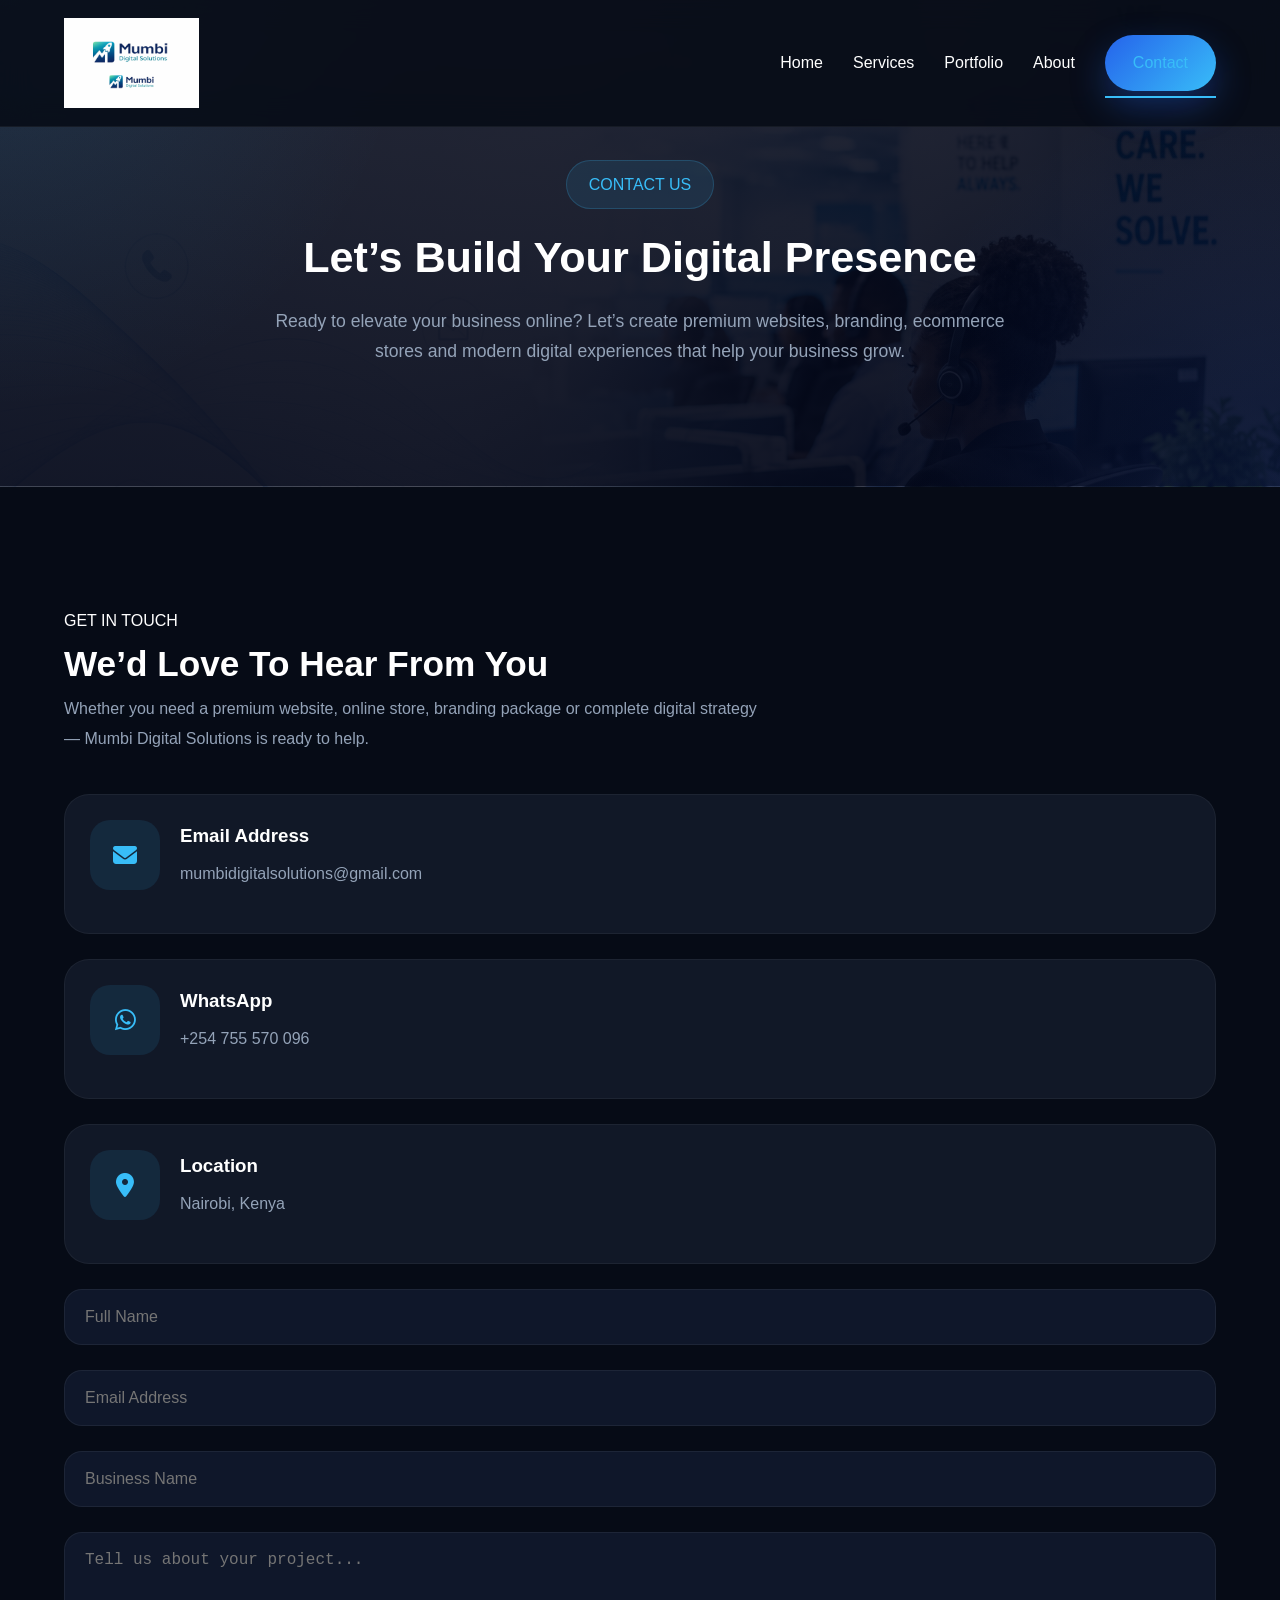
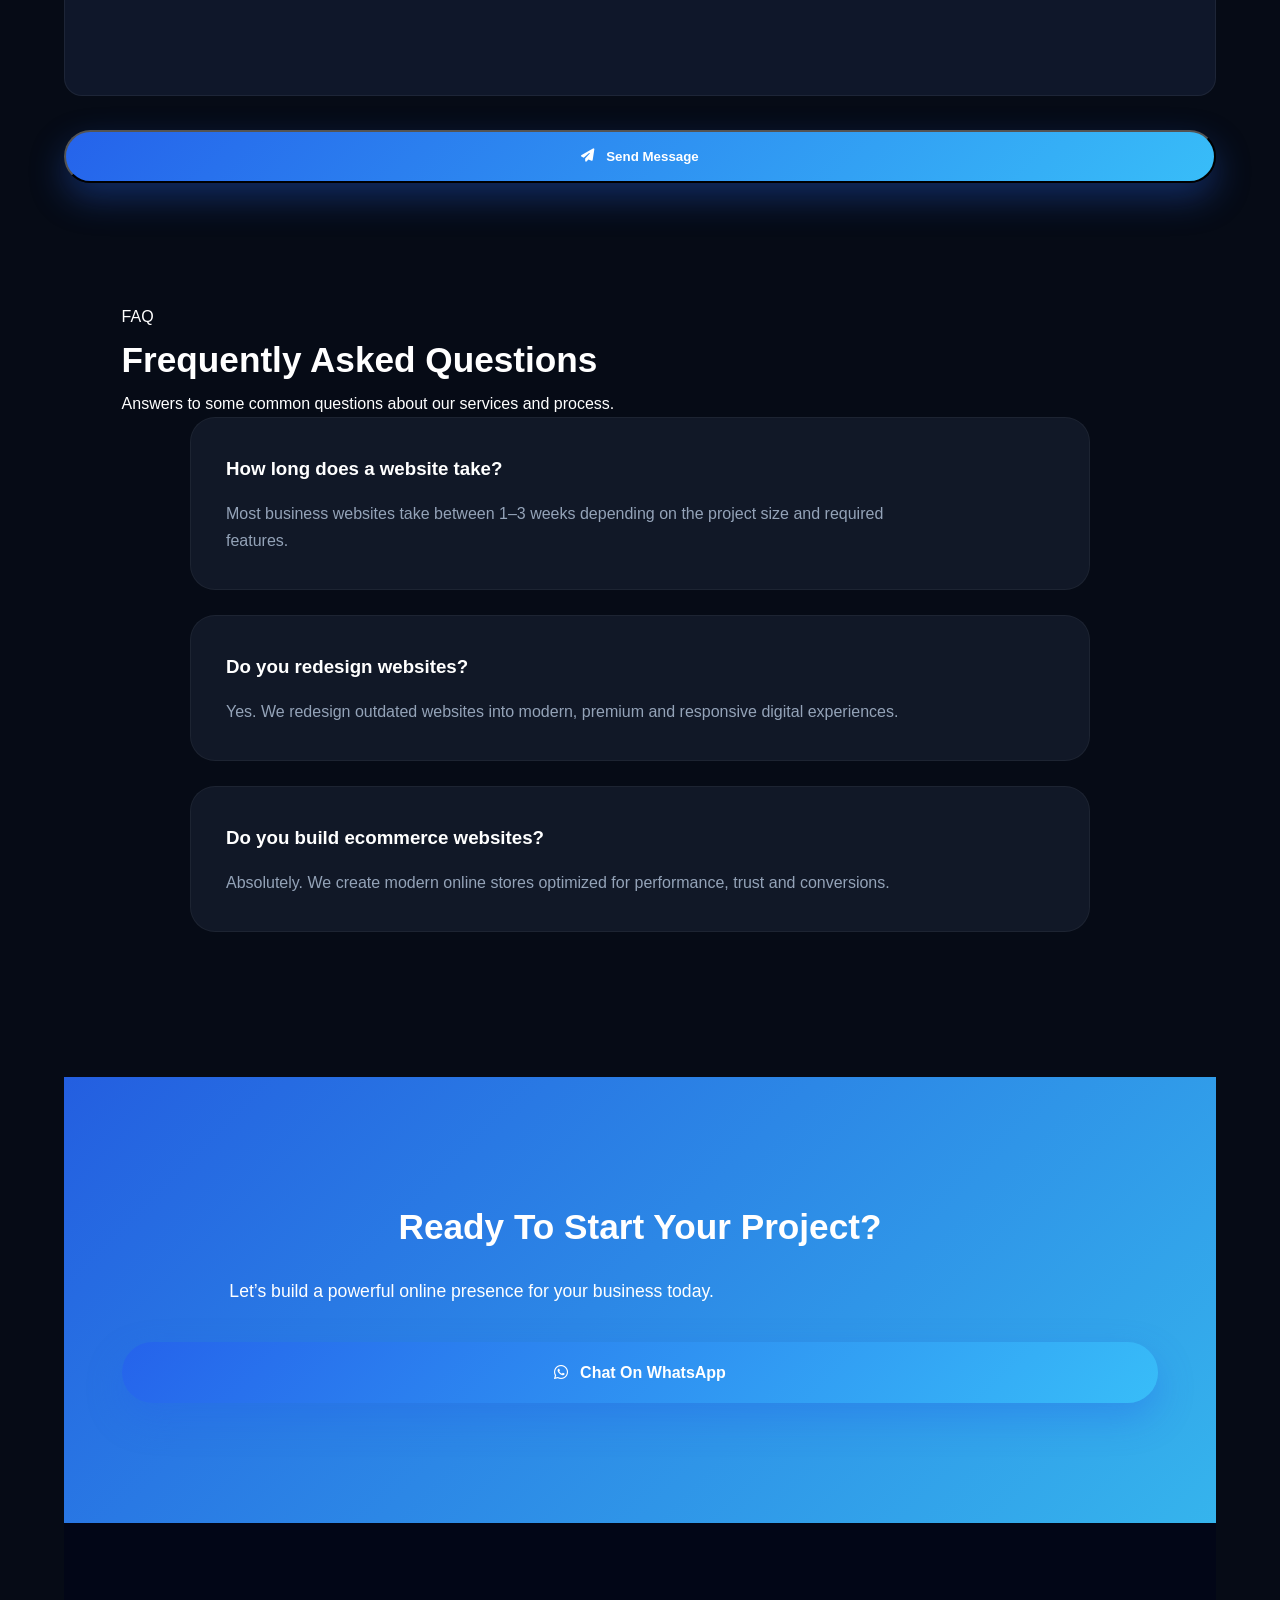
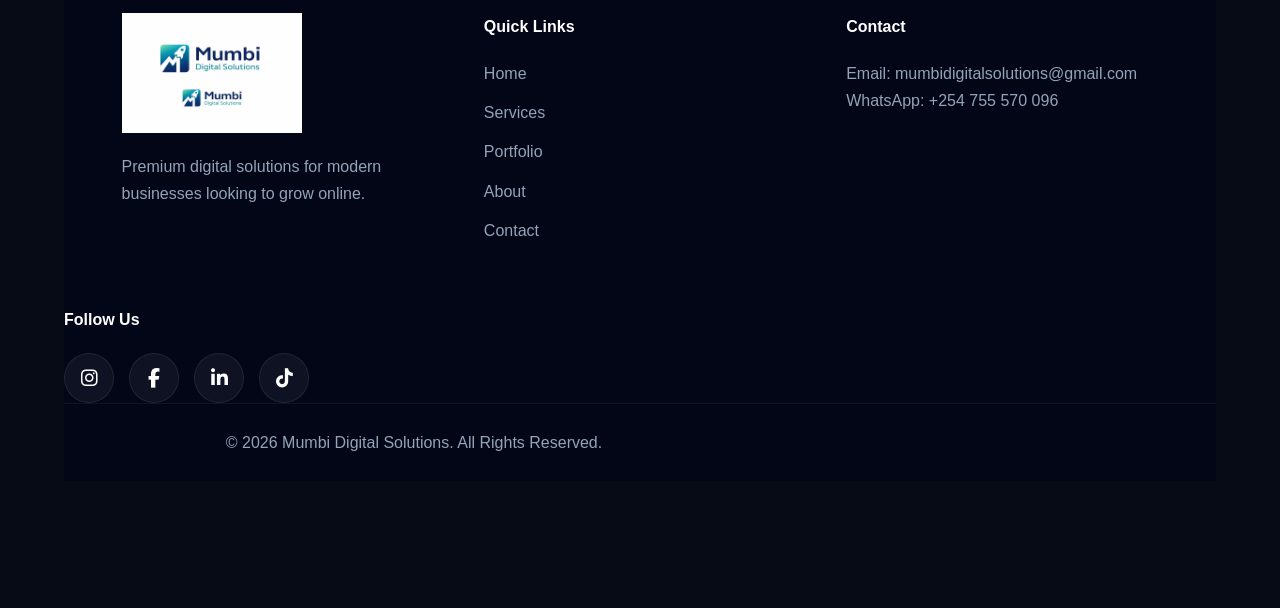
<file: contact.html>
<!DOCTYPE html>
<html lang="en">
<head>
  <meta charset="UTF-8">
  <meta name="viewport" content="width=device-width, initial-scale=1.0">

  <title>Contact | Mumbi Digital Solutions</title>

  <!-- CSS -->
  <link rel="stylesheet" href="assets/css/style.css">

  <!-- FONT AWESOME -->
  <link rel="stylesheet"
  href="https://cdnjs.cloudflare.com/ajax/libs/font-awesome/6.5.0/css/all.min.css">
</head>

<body>

<!-- ================= HEADER ================= -->
<header class="header">

  <div class="container nav-container">

    <!-- LOGO -->
    <div class="logo">
      <img src="assets/images/logo.png" alt="Logo">
    </div>

    <!-- NAVIGATION -->
    <nav class="navbar">
      <a href="index.html">Home</a>
      <a href="services.html">Services</a>
      <a href="portfolio.html">Portfolio</a>
      <a href="about.html">About</a>
      <a href="contact.html" class="active nav-btn">
        Contact
      </a>
    </nav>

  </div>

</header>


<!-- ================= PAGE HERO ================= -->
<section class="page-hero contact-hero">

  <div class="container page-hero-content">

    <span class="page-tag">
      CONTACT US
    </span>

    <h1>
      Let’s Build Your
      Digital Presence
    </h1>

    <p>
      Ready to elevate your business online?
      Let’s create premium websites, branding,
      ecommerce stores and modern digital
      experiences that help your business grow.
    </p>

  </div>

</section>


<!-- ================= CONTACT SECTION ================= -->
<section class="contact-section">

  <div class="container">

    <div class="contact-grid">

      <!-- LEFT -->
      <div class="contact-info">

        <div class="section-title left">

          <span>GET IN TOUCH</span>

          <h2>
            We’d Love To
            Hear From You
          </h2>

        </div>

        <p class="contact-text">
          Whether you need a premium website,
          online store, branding package or
          complete digital strategy — Mumbi
          Digital Solutions is ready to help.
        </p>


        <!-- CONTACT CARD -->
        <div class="contact-card">

          <div class="contact-icon">
            <i class="fa-solid fa-envelope"></i>
          </div>

          <div>

            <h3>Email Address</h3>

            <p>
              mumbidigitalsolutions@gmail.com
            </p>

          </div>

        </div>


        <!-- CONTACT CARD -->
        <div class="contact-card">

          <div class="contact-icon">
            <i class="fa-brands fa-whatsapp"></i>
          </div>

          <div>

            <h3>WhatsApp</h3>

            <p>
              +254 755 570 096
            </p>

          </div>

        </div>


        <!-- CONTACT CARD -->
        <div class="contact-card">

          <div class="contact-icon">
            <i class="fa-solid fa-location-dot"></i>
          </div>

          <div>

            <h3>Location</h3>

            <p>
              Nairobi, Kenya
            </p>

          </div>

        </div>

      </div>


<form
  action="https://formsubmit.co/mumbidigitalsolutions@gmail.com"
  method="POST"
  class="contact-form"
>

  <!-- Redirect After Submit -->
  <input
    type="hidden"
    name="_next"
    value="https://sharonmumb-source.github.io/Mumbi-Digital-Solution/thankyou.html"
  >

  <!-- Disable Captcha -->
  <input
    type="hidden"
    name="_captcha"
    value="false"
  >

  <!-- Optional Subject -->
  <input
    type="hidden"
    name="_subject"
    value="New Website Inquiry - Mumbi Digital Solutions"
  >

  <!-- Name -->
  <div class="input-group">

    <input
      type="text"
      name="name"
      placeholder="Full Name"
      required
    >

  </div>

  <!-- Email -->
  <div class="input-group">

    <input
      type="email"
      name="email"
      placeholder="Email Address"
      required
    >

  </div>

  <!-- Business -->
  <div class="input-group">

    <input
      type="text"
      name="business"
      placeholder="Business Name"
    >

  </div>

  <!-- Message -->
  <div class="input-group">

    <textarea
      rows="7"
      name="message"
      placeholder="Tell us about your project..."
      required
    ></textarea>

  </div>

  <!-- Submit -->
  <button
    type="submit"
    class="btn-primary"
  >

    <i class="fa-solid fa-paper-plane"></i>

    Send Message

  </button>

</form>

<!-- ================= FAQ SECTION ================= -->
<section class="faq-section">

  <div class="container">

    <div class="section-title">

      <span>FAQ</span>

      <h2>
        Frequently Asked Questions
      </h2>

      <p>
        Answers to some common questions
        about our services and process.
      </p>

    </div>


    <div class="faq-container">

      <!-- FAQ -->
      <div class="faq-item">

        <h3>
          How long does a website take?
        </h3>

        <p>
          Most business websites take between
          1–3 weeks depending on the project
          size and required features.
        </p>

      </div>


      <!-- FAQ -->
      <div class="faq-item">

        <h3>
          Do you redesign websites?
        </h3>

        <p>
          Yes. We redesign outdated websites
          into modern, premium and responsive
          digital experiences.
        </p>

      </div>


      <!-- FAQ -->
      <div class="faq-item">

        <h3>
          Do you build ecommerce websites?
        </h3>

        <p>
          Absolutely. We create modern online
          stores optimized for performance,
          trust and conversions.
        </p>

      </div>

    </div>

  </div>

</section>


<!-- ================= CTA SECTION ================= -->
<section class="cta-section">

  <div class="container cta-container">

    <h2>
      Ready To Start Your Project?
    </h2>

    <p>
      Let’s build a powerful online presence
      for your business today.
    </p>

    <a href="https://wa.me/254755570096"
    class="btn-primary">

      <i class="fa-brands fa-whatsapp"></i>

      Chat On WhatsApp

    </a>

  </div>

</section>


<!-- ================= FOOTER ================= -->
<footer class="footer">

  <div class="container footer-container">

    <!-- FOOTER LOGO -->
    <div class="footer-logo">

      <img src="assets/images/logo.png"
      alt="Logo">

      <p>
        Premium digital solutions for modern
        businesses looking to grow online.
      </p>

    </div>


    <!-- QUICK LINKS -->
    <div class="footer-links">

      <h4>Quick Links</h4>

      <a href="index.html">Home</a>
      <a href="services.html">Services</a>
      <a href="portfolio.html">Portfolio</a>
      <a href="about.html">About</a>
      <a href="contact.html">Contact</a>

    </div>


    <!-- CONTACT -->
    <div class="footer-contact">

      <h4>Contact</h4>

      <p>
        Email:
        mumbidigitalsolutions@gmail.com
      </p>

      <p>
        WhatsApp:
        +254 755 570 096
      </p>

    </div>

  </div>
  <div class="footer-social">

  <h4>Follow Us</h4>

  <div class="social-icons">


    <a href="https://www.instagram.com/mumbi_digitalsolutions"
    target="_blank">

      <i class="fa-brands fa-instagram"></i>

    </a>

    <a href="https://www.facebook.com/profile.php?id=61586191444506
    target="_blank">

      <i class="fa-brands fa-facebook-f"></i>

    </a>

    <a href="https://www.linkedin.com/in/mumbi-digital-solutions-1a0155411"
    target="_blank">

      <i class="fa-brands fa-linkedin-in"></i>

    </a>

    <a href="https://vm.tiktok.com/ZS9YtVhTy4bbn-0xLt6/"
    target="_blank">

      <i class="fa-brands fa-tiktok"></i>

    </a>


  </div>

</div>


  <!-- FOOTER BOTTOM -->
  <div class="footer-bottom">

    <p>
      © 2026 Mumbi Digital Solutions.
      All Rights Reserved.
    </p>

  </div>

</footer>


<!-- JS -->
<script src="assets/js/main.js"></script>

</body>
</html>
</file>
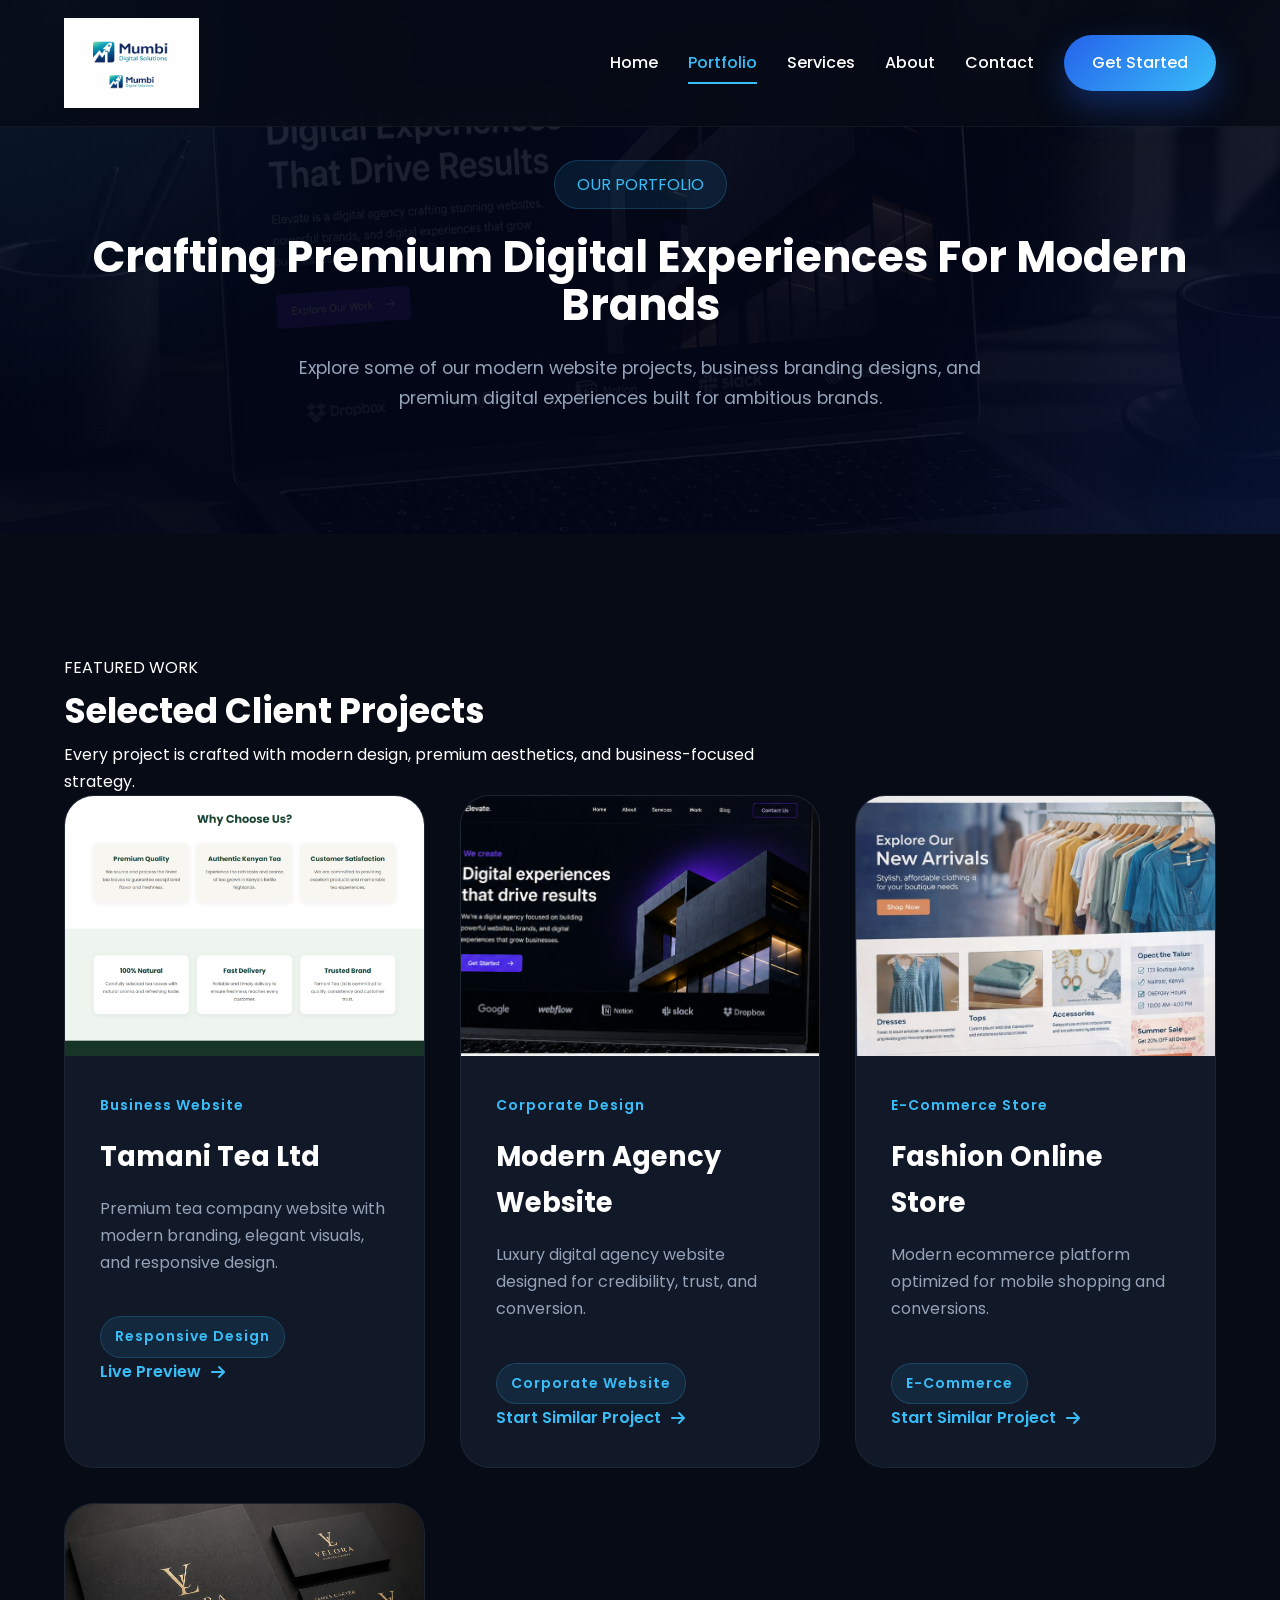
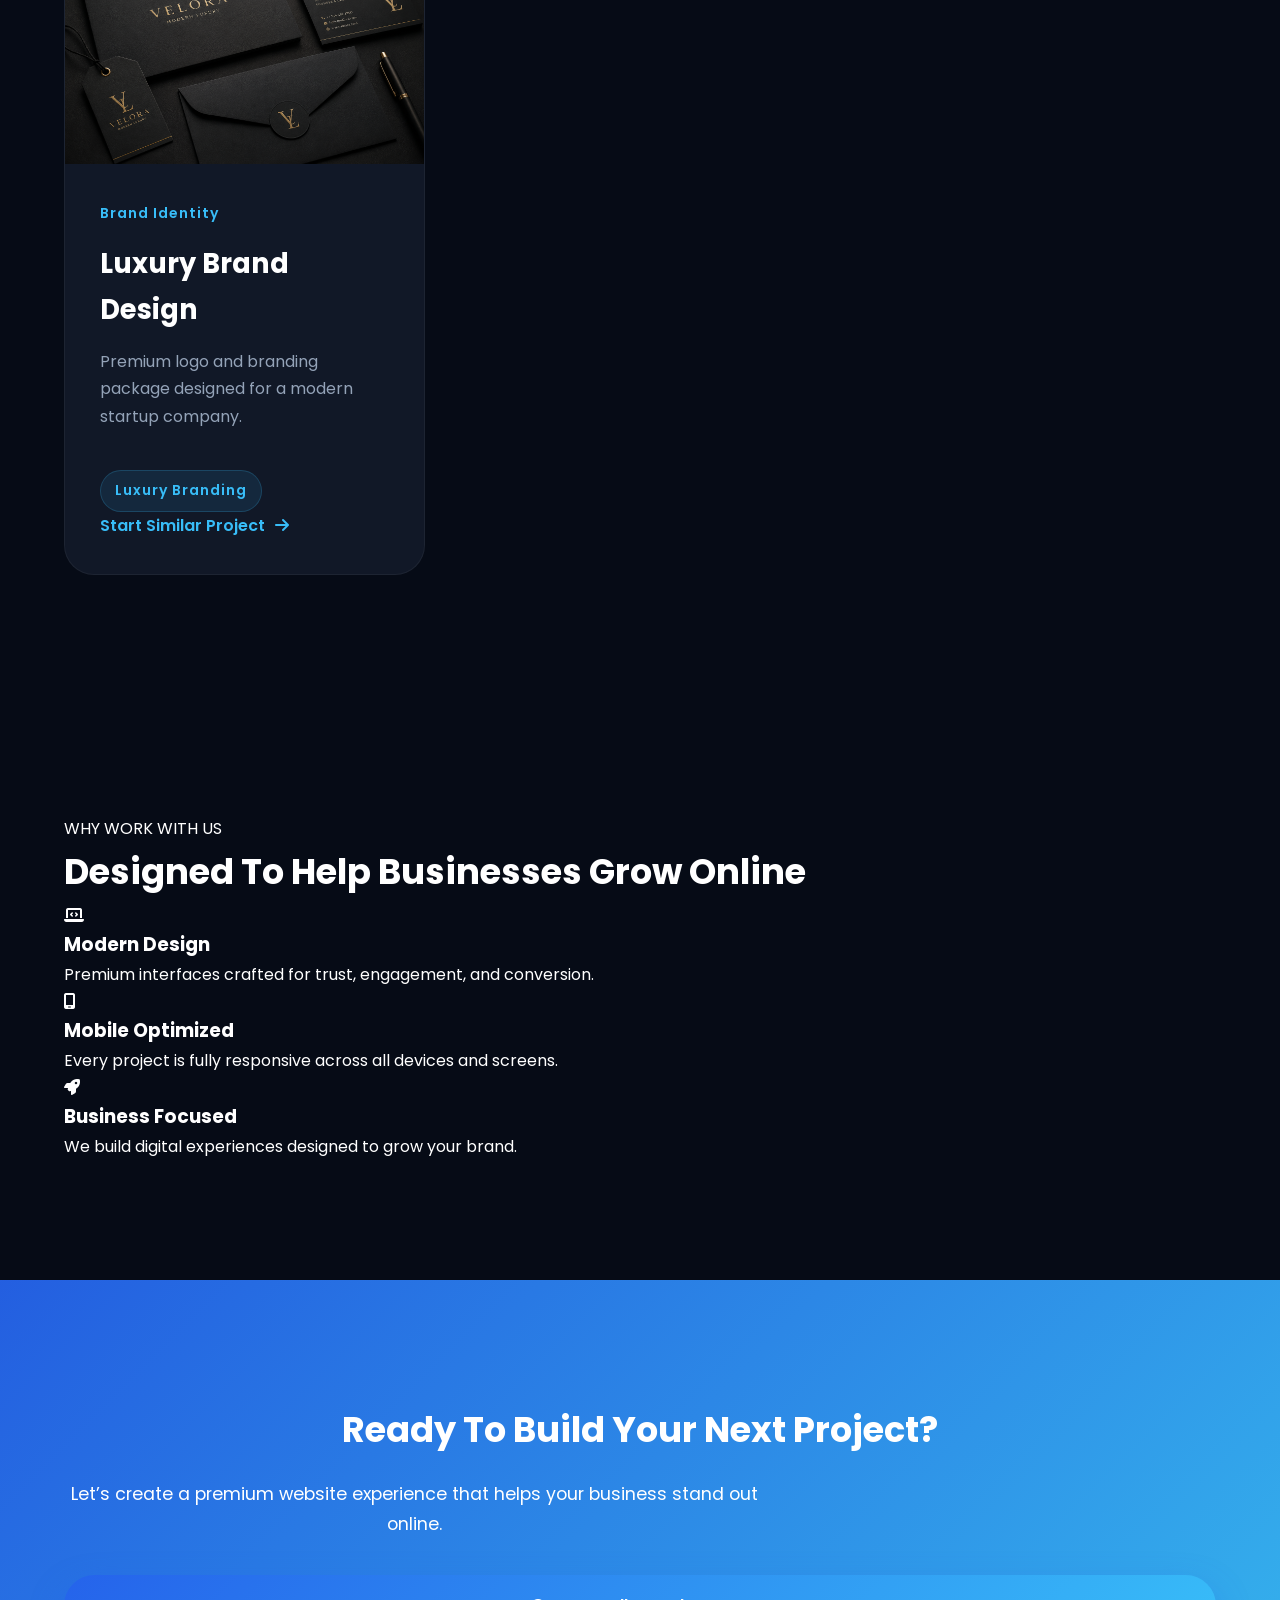
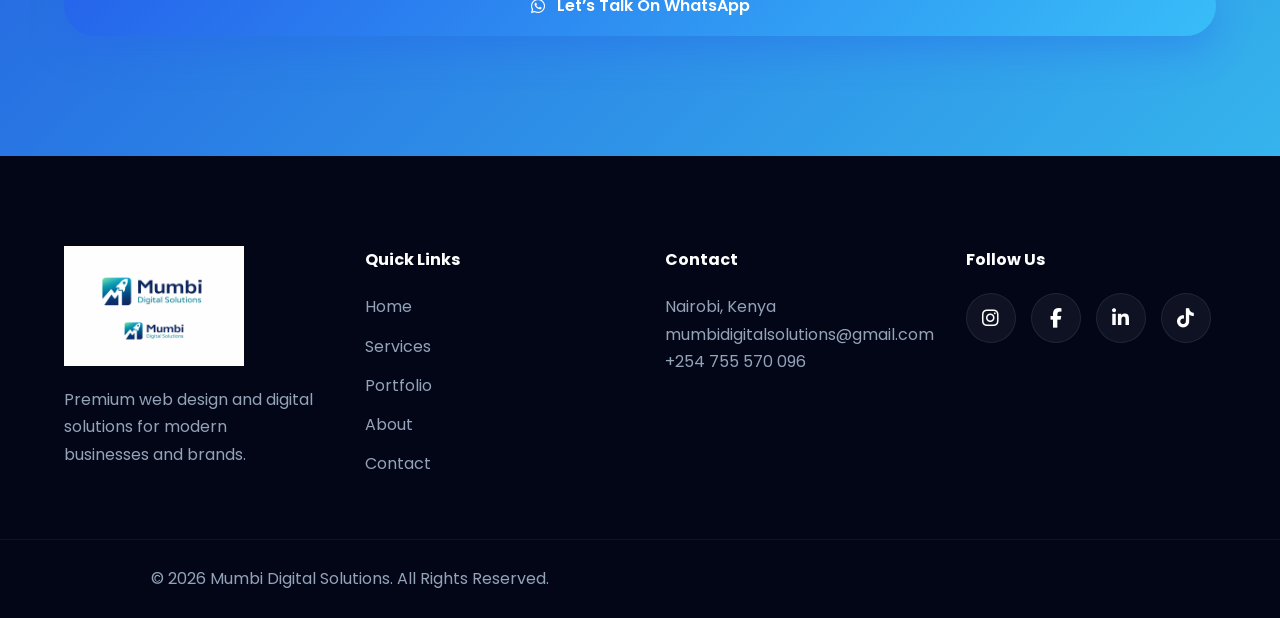
<file: portfolio.html>
<!DOCTYPE html>
<html lang="en">

<head>
  <meta charset="UTF-8" />
  <meta name="viewport" content="width=device-width, initial-scale=1.0"/>

  <title>Portfolio | Mumbi Digital Solutions</title>

  <!-- GOOGLE FONT -->
  <link rel="preconnect" href="https://fonts.googleapis.com">
  <link rel="preconnect" href="https://fonts.gstatic.com" crossorigin>

  <link href="https://fonts.googleapis.com/css2?family=Poppins:wght@300;400;500;600;700;800&display=swap" rel="stylesheet">

  <!-- FONT AWESOME -->
  <link rel="stylesheet"
  href="https://cdnjs.cloudflare.com/ajax/libs/font-awesome/6.5.1/css/all.min.css"/>

  <!-- CSS -->
  <link rel="stylesheet" href="assets/css/style.css">

</head>

<body>




<!-- ================= HEADER ================= -->
<header class="header">

  <div class="container nav-container">

    <!-- LOGO -->
    <a href="index.html" class="logo">

      <img src="assets/images/logo.png"
      alt="Mumbi Digital Solutions">

    </a>


    <!-- HAMBURGER -->
    <div class="menu-toggle" id="menu-toggle">

      <i class="fa-solid fa-bars"></i>

    </div>


    <!-- NAVBAR -->
    <nav class="navbar" id="navbar">

<a href="index.html">
  Home
</a>

<a href="portfolio.html" class="active">
  Portfolio
</a>

      <a href="services.html">
        Services
      </a>


      <a href="about.html">
        About
      </a>

      <a href="contact.html">
        Contact
      </a>

      <a href="contact.html"
      class="nav-btn">

        Get Started

      </a>

    </nav>

  </div>

</header>



<!-- ================= PAGE HERO ================= -->

<section class="page-hero portfolio-hero">

  <div class="container page-hero-content">

    <span class="page-tag">
      OUR PORTFOLIO
    </span>

    <h1>
Crafting Premium Digital
  Experiences For Modern Brands
    </h1>

    <p>
      Explore some of our modern website projects,
      business branding designs, and premium
      digital experiences built for ambitious brands.
    </p>

  </div>

</section>



<!-- ================= PORTFOLIO SECTION ================= -->

<section class="portfolio-page">

  <div class="container">

    <div class="section-title">

      <span>FEATURED WORK</span>

      <h2>
        Selected Client Projects
      </h2>

      <p>
        Every project is crafted with modern design,
        premium aesthetics, and business-focused strategy.
      </p>

    </div>



    <div class="portfolio-page-grid">


      <!-- PROJECT -->

      <div class="portfolio-page-card">

        <div class="portfolio-page-image">

          <img src="assets/images/img.png" alt="Tamani Tea Ltd">

        </div>

        <div class="portfolio-page-content">

          <span>Business Website</span>

          <h3>Tamani Tea Ltd</h3>

          <p>
            Premium tea company website with modern
            branding, elegant visuals, and responsive design.
          </p>
              <!-- PROJECT BADGE -->
  <span class="project-badge">
    Responsive Design
  </span>

          <a href="https://sharonmumb-source.github.io/Tamani-Tea-LTD/"
             target="_blank">

            Live Preview
          <i class="fa-solid fa-arrow-right"></i>
          </a>



        </div>

      </div>



      <!-- PROJECT -->

      <div class="portfolio-page-card">

        <div class="portfolio-page-image">

          <img src="assets/images/agency.png" alt="Corporate Website">

        </div>

        <div class="portfolio-page-content">

          <span>Corporate Design</span>

          <h3>Modern Agency Website</h3>

          <p>
            Luxury digital agency website designed
            for credibility, trust, and conversion.
          </p>
            <span class="project-badge">
  Corporate Website
</span>

          <a href="contact.html">
            Start Similar Project

            <i class="fa-solid fa-arrow-right"></i>
          </a>

        </div>

      </div>



      <!-- PROJECT -->

      <div class="portfolio-page-card">

        <div class="portfolio-page-image">

          <img src="assets/images/project1.png" alt="Ecommerce Website">

        </div>

        <div class="portfolio-page-content">

          <span>E-Commerce Store</span>

          <h3>Fashion Online Store</h3>

          <p>
            Modern ecommerce platform optimized
            for mobile shopping and conversions.
          </p>
            <span class="project-badge">
  E-Commerce
</span>

          <a href="contact.html">
            Start Similar Project

            <i class="fa-solid fa-arrow-right"></i>
          </a>

        </div>

      </div>



      <!-- PROJECT -->

      <div class="portfolio-page-card">

        <div class="portfolio-page-image">

          <img src="assets/images/brading.png" alt="Brand Identity">

        </div>

        <div class="portfolio-page-content">

          <span>Brand Identity</span>

          <h3>Luxury Brand Design</h3>

          <p>
            Premium logo and branding package
            designed for a modern startup company.
          </p>

            <span class="project-badge">
  Luxury Branding
</span>

          <a href="contact.html">
            Start Similar Project

            <i class="fa-solid fa-arrow-right"></i>
          </a>

        </div>

      </div>



    </div>

  </div>

</section>

<!-- WHY CHOOSE US -->
<section class="portfolio-benefits">

  <div class="container">

    <div class="section-title">

      <span>WHY WORK WITH US</span>

      <h2>
        Designed To Help
        Businesses Grow Online
      </h2>

    </div>

    <div class="benefits-grid">

      <div class="benefit-card">

        <i class="fa-solid fa-laptop-code"></i>

        <h3>Modern Design</h3>

        <p>
          Premium interfaces crafted for trust,
          engagement, and conversion.
        </p>

      </div>

      <div class="benefit-card">

        <i class="fa-solid fa-mobile-screen"></i>

        <h3>Mobile Optimized</h3>

        <p>
          Every project is fully responsive
          across all devices and screens.
        </p>

      </div>

      <div class="benefit-card">

        <i class="fa-solid fa-rocket"></i>

        <h3>Business Focused</h3>

        <p>
          We build digital experiences
          designed to grow your brand.
        </p>

      </div>

    </div>

  </div>

</section>



<!-- ================= CTA ================= -->

<section class="cta-section">

  <div class="container cta-container">

    <h2>
      Ready To Build
      Your Next Project?
    </h2>

    <p>
      Let’s create a premium website experience
      that helps your business stand out online.
    </p>

    <a href="https://wa.me/254755570096"
       target="_blank"
       class="btn-primary">

      <i class="fa-brands fa-whatsapp"></i>
      Let’s Talk On WhatsApp

    </a>

  </div>

</section>



<!-- ================= FOOTER ================= -->

<footer class="footer">

  <div class="container footer-container">

    <div class="footer-logo">

      <img src="assets/images/logo.png" alt="Mumbi Digital Solutions">

      <p>
        Premium web design and digital solutions
        for modern businesses and brands.
      </p>

    </div>


    <div class="footer-links">

      <h4>Quick Links</h4>

      <a href="index.html">Home</a>
      <a href="services.html">Services</a>
      <a href="portfolio.html">Portfolio</a>
      <a href="about.html">About</a>
      <a href="contact.html">Contact</a>


    </div>


    <div class="footer-contact">

      <h4>Contact</h4>

      <p>Nairobi, Kenya</p>
      <p>mumbidigitalsolutions@gmail.com</p>
      <p>+254 755 570 096</p>

    </div>


  <div class="footer-social">

  <h4>Follow Us</h4>

 <div class="social-icons">

    <a href="https://www.instagram.com/mumbi_digitalsolutions"
    target="_blank">

      <i class="fa-brands fa-instagram"></i>

    </a>

    <a href="https://www.facebook.com/profile.php?id=61586191444506"
    target="_blank">

      <i class="fa-brands fa-facebook-f"></i>

    </a>

    <a href="https://www.linkedin.com/in/mumbi-digital-solutions-1a0155411"
    target="_blank">

      <i class="fa-brands fa-linkedin-in"></i>

    </a>

    <a href="https://vm.tiktok.com/ZS9YtVhTy4bbn-0xLt6/"
    target="_blank">

      <i class="fa-brands fa-tiktok"></i>

    </a>


  </div>

</div>
  </div>

  <div class="footer-bottom">

    <p>
      © 2026 Mumbi Digital Solutions.
      All Rights Reserved.
    </p>

  </div>

</footer>
<script src="assets/js/main.js"></script>


</body>
</html>
</file>
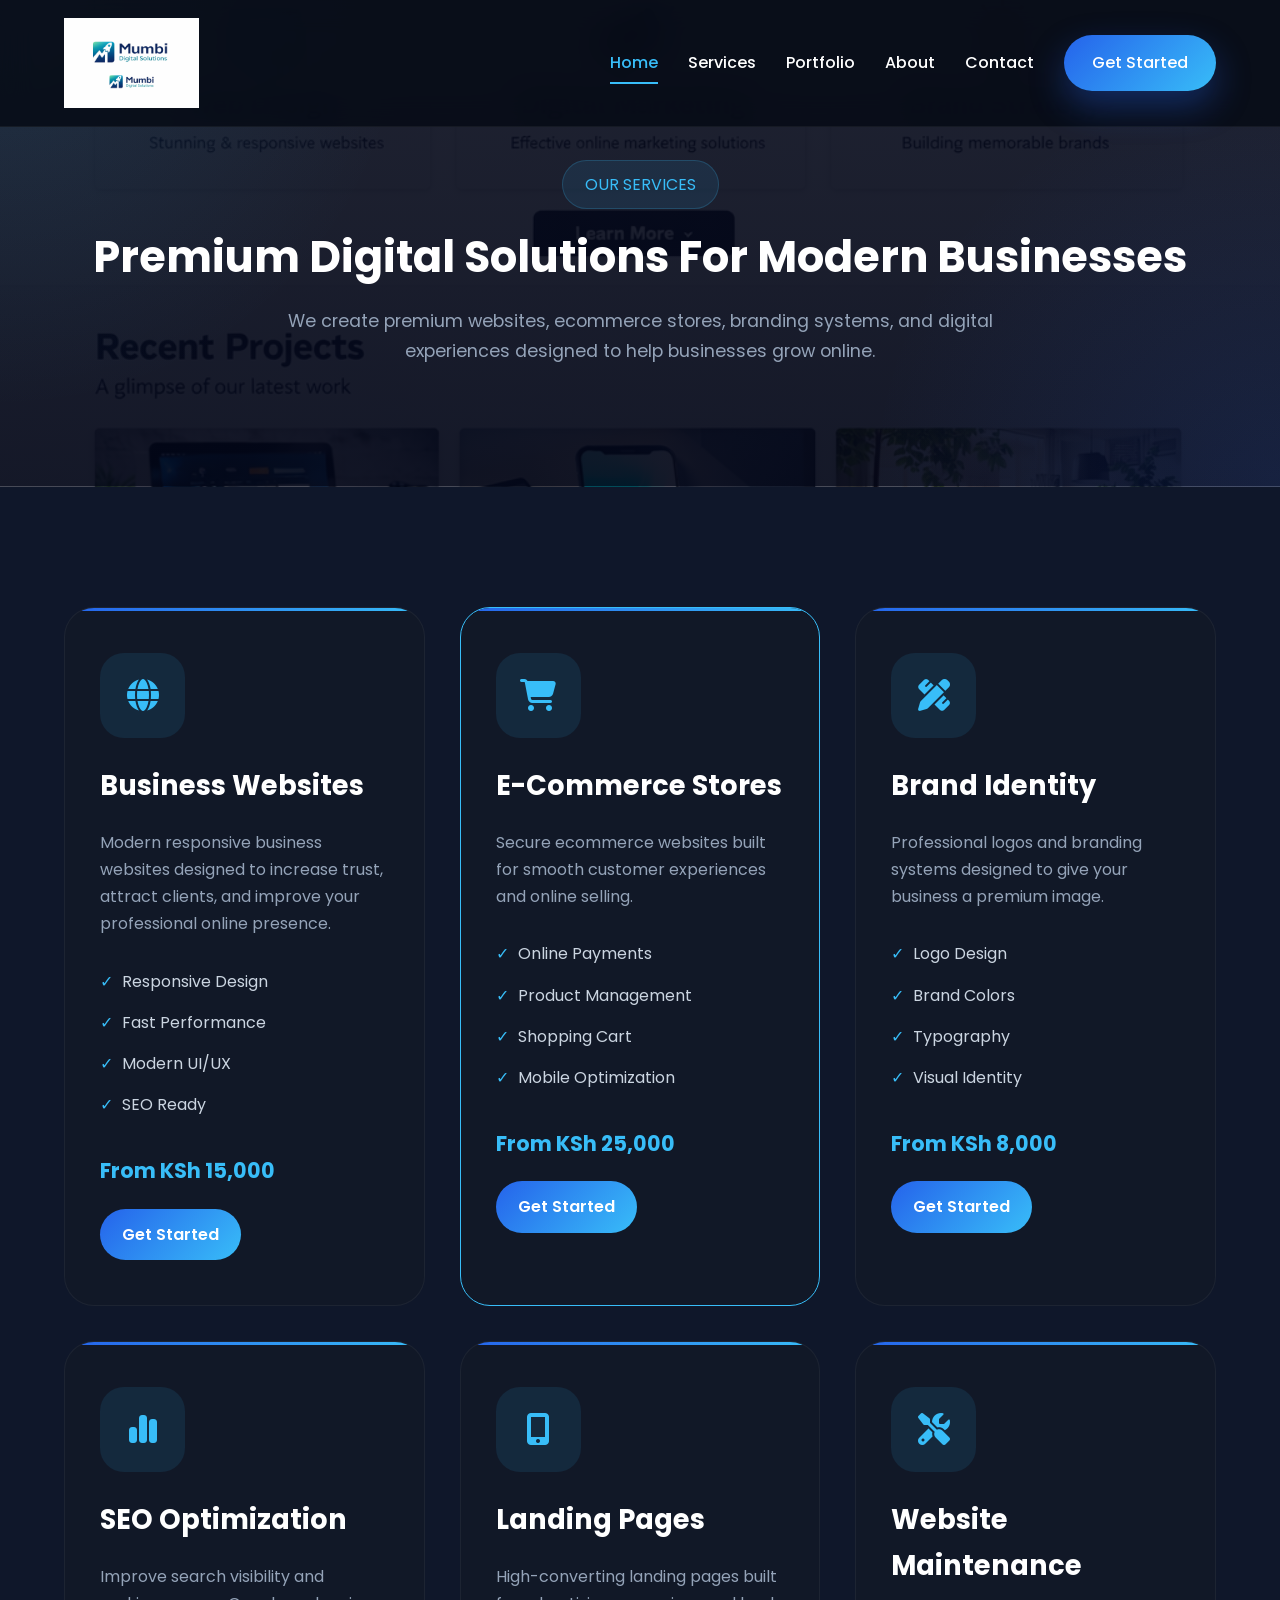
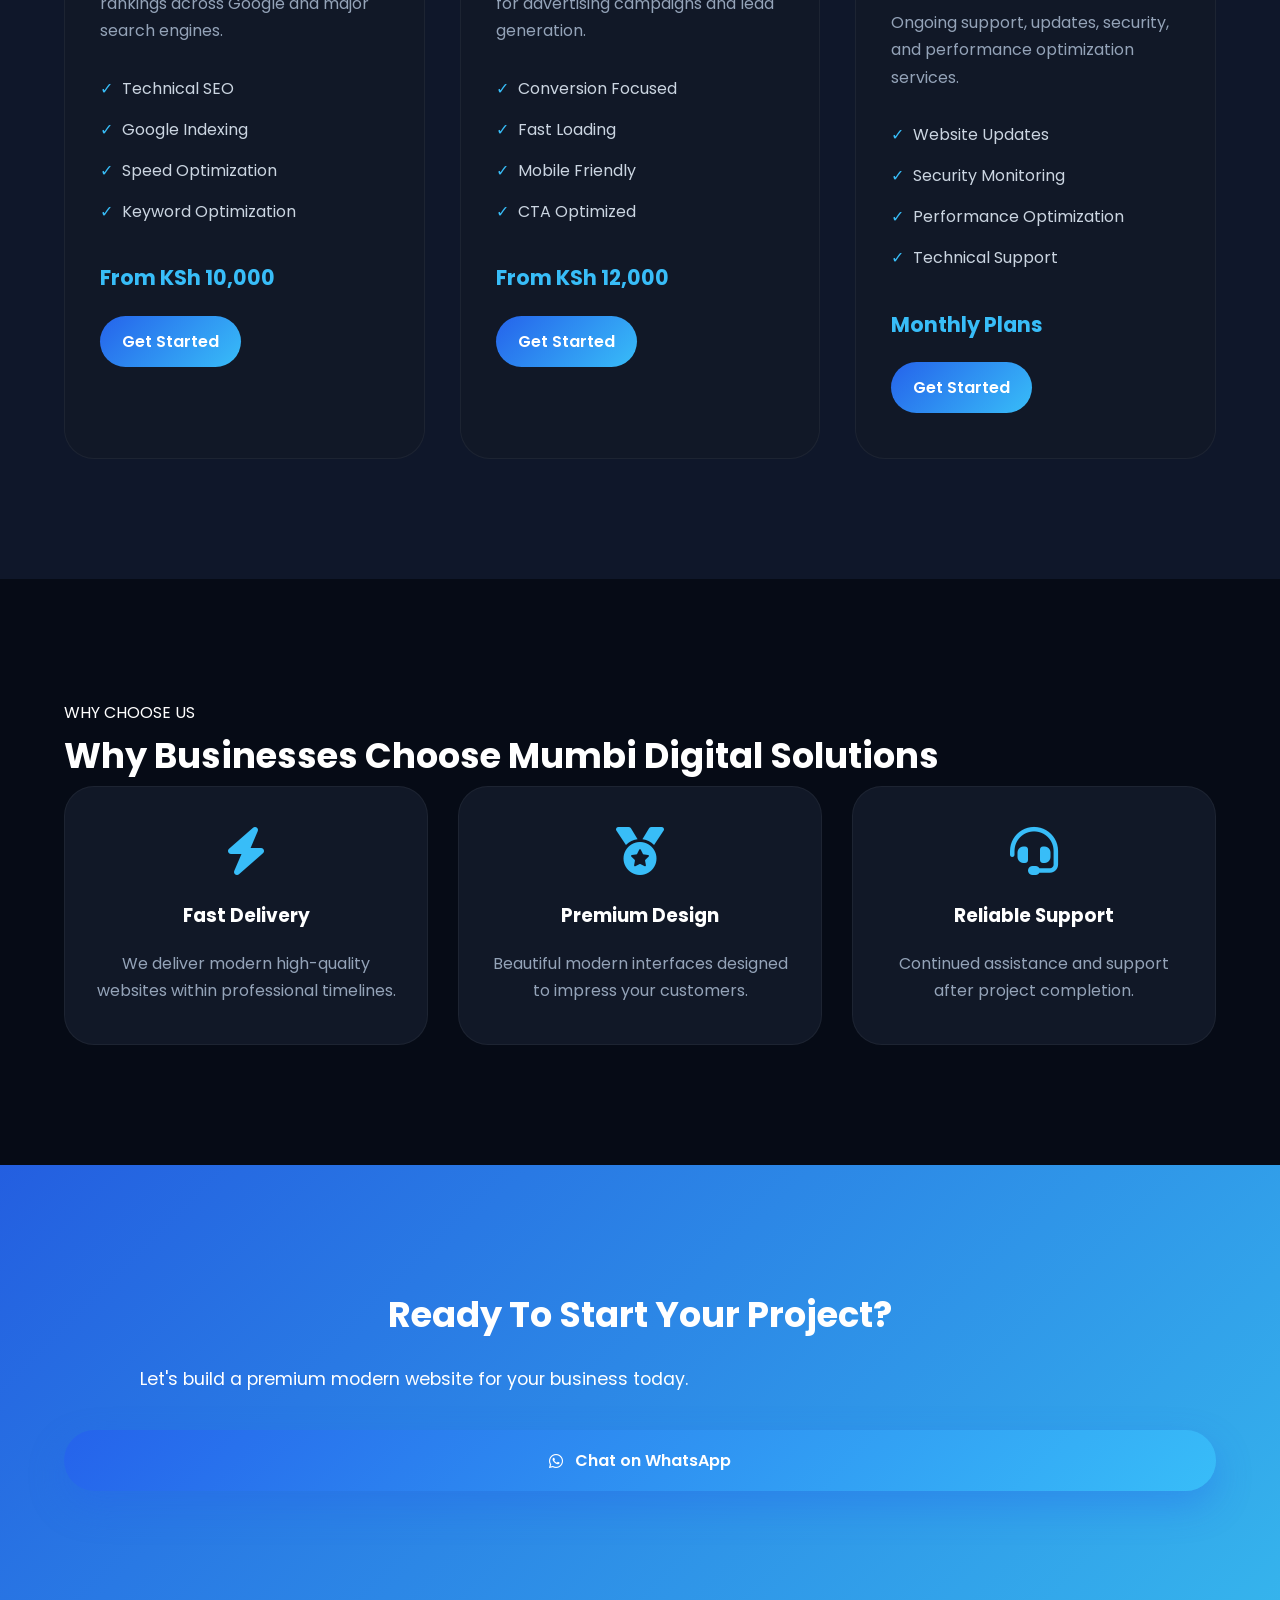
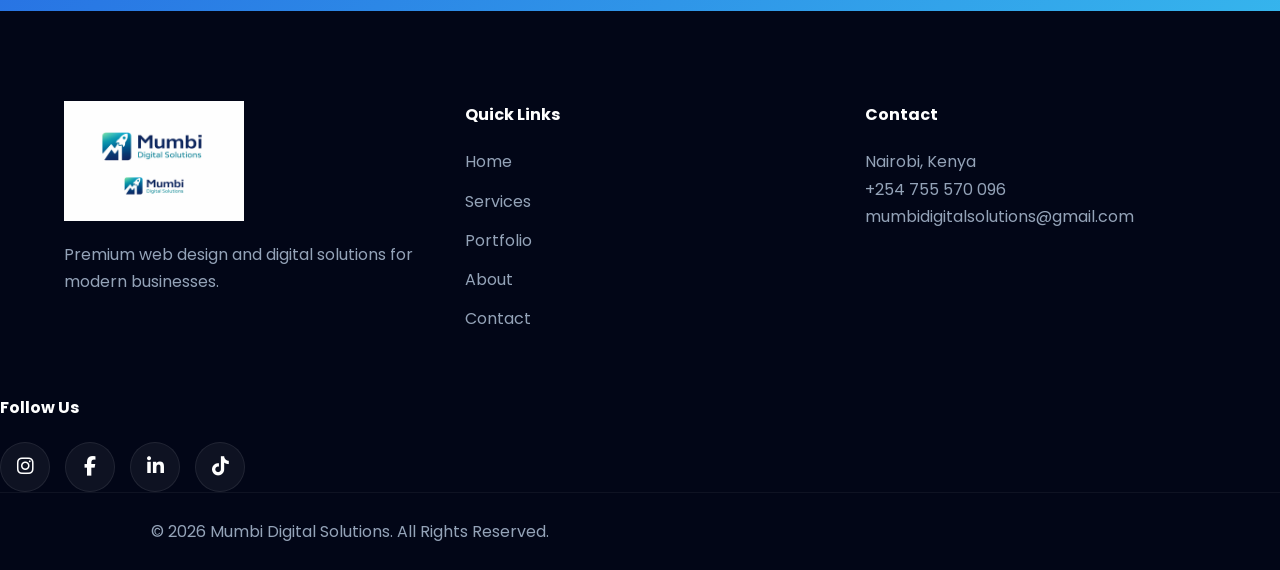
<file: services.html>
<!DOCTYPE html>
<html lang="en">

<head>

  <meta charset="UTF-8">
  <meta name="viewport" content="width=device-width, initial-scale=1.0">

  <title>Services | Mumbi Digital Solutions</title>

  <meta name="description"
        content="Explore premium website development, branding, SEO, ecommerce, and digital solutions offered by Mumbi Digital Solutions.">

  <!-- CSS -->
  <link rel="stylesheet" href="assets/css/style.css">

  <!-- GOOGLE FONTS -->
  <link rel="preconnect" href="https://fonts.googleapis.com">
  <link rel="preconnect" href="https://fonts.gstatic.com" crossorigin>

  <link href="https://fonts.googleapis.com/css2?family=Poppins:wght@300;400;500;600;700;800&display=swap"
        rel="stylesheet">

  <!-- FONT AWESOME -->
  <link rel="stylesheet"
        href="https://cdnjs.cloudflare.com/ajax/libs/font-awesome/6.5.1/css/all.min.css">

</head>

<body>

<!-- ================= HEADER ================= -->
<header class="header">

  <div class="container nav-container">

    <!-- LOGO -->
    <a href="index.html" class="logo">

      <img src="assets/images/logo.png"
      alt="Mumbi Digital Solutions">

    </a>


    <!-- HAMBURGER -->
    <div class="menu-toggle" id="menu-toggle">

      <i class="fa-solid fa-bars"></i>

    </div>


    <!-- NAVBAR -->
    <nav class="navbar" id="navbar">

      <a href="index.html" class="active">
        Home
      </a>

      <a href="services.html">
        Services
      </a>

      <a href="portfolio.html">
        Portfolio
      </a>

      <a href="about.html">
        About
      </a>

      <a href="contact.html">
        Contact
      </a>

      <a href="contact.html"
      class="nav-btn">

        Get Started

      </a>

    </nav>

  </div>

</header>

<!-- ================= PAGE HERO ================= -->
<section class="page-hero">

  <div class="container page-hero-content">

    <span class="page-tag">
      OUR SERVICES
    </span>

    <h1>
      Premium Digital Solutions
      For Modern Businesses
    </h1>

    <p>
      We create premium websites, ecommerce stores,
      branding systems, and digital experiences
      designed to help businesses grow online.
    </p>

  </div>

</section>


<!-- ================= SERVICES ================= -->
<section class="services-page">

  <div class="container">

    <div class="services-page-grid">

      <!-- CARD -->
      <div class="service-page-card">

        <div class="service-page-icon">
          <i class="fa-solid fa-globe"></i>
        </div>

        <h3>Business Websites</h3>

        <p>
          Modern responsive business websites designed
          to increase trust, attract clients, and improve
          your professional online presence.
        </p>

        <ul>

          <li>Responsive Design</li>
          <li>Fast Performance</li>
          <li>Modern UI/UX</li>
          <li>SEO Ready</li>

        </ul>

        <div class="service-page-footer">

          <span>From KSh 15,000</span>

          <a href="contact.html">
            Get Started
          </a>

        </div>

      </div>


      <!-- CARD -->
      <div class="service-page-card featured-service-card">

        <div class="service-page-icon">
          <i class="fa-solid fa-cart-shopping"></i>
        </div>

        <h3>E-Commerce Stores</h3>

        <p>
          Secure ecommerce websites built for smooth
          customer experiences and online selling.
        </p>

        <ul>

          <li>Online Payments</li>
          <li>Product Management</li>
          <li>Shopping Cart</li>
          <li>Mobile Optimization</li>

        </ul>

        <div class="service-page-footer">

          <span>From KSh 25,000</span>

          <a href="contact.html">
            Get Started
          </a>

        </div>

      </div>


      <!-- CARD -->
      <div class="service-page-card">

        <div class="service-page-icon">
          <i class="fa-solid fa-pen-ruler"></i>
        </div>

        <h3>Brand Identity</h3>

        <p>
          Professional logos and branding systems
          designed to give your business a premium image.
        </p>

        <ul>

          <li>Logo Design</li>
          <li>Brand Colors</li>
          <li>Typography</li>
          <li>Visual Identity</li>

        </ul>

        <div class="service-page-footer">

          <span>From KSh 8,000</span>

          <a href="contact.html">
            Get Started
          </a>

        </div>

      </div>


      <!-- CARD -->
      <div class="service-page-card">

        <div class="service-page-icon">
          <i class="fa-solid fa-chart-simple"></i>
        </div>

        <h3>SEO Optimization</h3>

        <p>
          Improve search visibility and rankings
          across Google and major search engines.
        </p>

        <ul>

          <li>Technical SEO</li>
          <li>Google Indexing</li>
          <li>Speed Optimization</li>
          <li>Keyword Optimization</li>

        </ul>

        <div class="service-page-footer">

          <span>From KSh 10,000</span>

          <a href="contact.html">
            Get Started
          </a>

        </div>

      </div>


      <!-- CARD -->
      <div class="service-page-card">

        <div class="service-page-icon">
          <i class="fa-solid fa-mobile-screen-button"></i>
        </div>

        <h3>Landing Pages</h3>

        <p>
          High-converting landing pages built
          for advertising campaigns and lead generation.
        </p>

        <ul>

          <li>Conversion Focused</li>
          <li>Fast Loading</li>
          <li>Mobile Friendly</li>
          <li>CTA Optimized</li>

        </ul>

        <div class="service-page-footer">

          <span>From KSh 12,000</span>

          <a href="contact.html">
            Get Started
          </a>

        </div>

      </div>


      <!-- CARD -->
      <div class="service-page-card">

        <div class="service-page-icon">
          <i class="fa-solid fa-screwdriver-wrench"></i>
        </div>

        <h3>Website Maintenance</h3>

        <p>
          Ongoing support, updates, security,
          and performance optimization services.
        </p>

        <ul>

          <li>Website Updates</li>
          <li>Security Monitoring</li>
          <li>Performance Optimization</li>
          <li>Technical Support</li>

        </ul>

        <div class="service-page-footer">

          <span>Monthly Plans</span>

          <a href="contact.html">
            Get Started
          </a>

        </div>

      </div>

    </div>

  </div>

</section>


<!-- ================= WHY CHOOSE US ================= -->
<section class="why-services">

  <div class="container">

    <div class="section-title">

      <span>WHY CHOOSE US</span>

      <h2>
        Why Businesses Choose Mumbi Digital Solutions
      </h2>

    </div>

    <div class="why-services-grid">

      <div class="why-service-box">

        <i class="fa-solid fa-bolt"></i>

        <h3>Fast Delivery</h3>

        <p>
          We deliver modern high-quality websites
          within professional timelines.
        </p>

      </div>


      <div class="why-service-box">

        <i class="fa-solid fa-medal"></i>

        <h3>Premium Design</h3>

        <p>
          Beautiful modern interfaces designed
          to impress your customers.
        </p>

      </div>


      <div class="why-service-box">

        <i class="fa-solid fa-headset"></i>

        <h3>Reliable Support</h3>

        <p>
          Continued assistance and support
          after project completion.
        </p>

      </div>

    </div>

  </div>

</section>


<!-- ================= CTA ================= -->
<section class="cta-section">

  <div class="container cta-container">

    <h2>
      Ready To Start Your Project?
    </h2>

    <p>
      Let's build a premium modern website
      for your business today.
    </p>

    <a href="https://wa.me/254755570096"
       target="_blank"
       class="btn-primary">

      <i class="fa-brands fa-whatsapp"></i>
      Chat on WhatsApp

    </a>

  </div>

</section>


<!-- ================= FOOTER ================= -->
<footer class="footer">

  <div class="container footer-container">

    <div class="footer-logo">

      <img src="assets/images/logo.png"
           alt="Mumbi Digital Solutions">

      <p>
        Premium web design and digital
        solutions for modern businesses.
      </p>

    </div>


    <div class="footer-links">

      <h4>Quick Links</h4>

      <a href="index.html">Home</a>
      <a href="services.html">Services</a>
      <a href="portfolio.html">Portfolio</a>
      <a href="about.html">About</a>
      <a href="contact.html">Contact</a>

    </div>


    <div class="footer-contact">

      <h4>Contact</h4>

      <p>Nairobi, Kenya</p>

      <p>+254 755 570 096</p>

      <p>mumbidigitalsolutions@gmail.com</p>

    </div>

  </div>
  <div class="footer-social">

  <h4>Follow Us</h4>

<div class="social-icons">

    <a href="https://www.instagram.com/mumbi_digitalsolutions"
    target="_blank">

      <i class="fa-brands fa-instagram"></i>

    </a>

    <a href="https://www.facebook.com/profile.php?id=61586191444506
    target="_blank">

      <i class="fa-brands fa-facebook-f"></i>

    </a>

    <a href="https://www.linkedin.com/in/mumbi-digital-solutions-1a0155411"
    target="_blank">

      <i class="fa-brands fa-linkedin-in"></i>

    </a>

    <a href="https://vm.tiktok.com/ZS9YtVhTy4bbn-0xLt6/"
    target="_blank">

      <i class="fa-brands fa-tiktok"></i>

    </a>


  </div>

</div>


  <div class="footer-bottom">

    <p>
      © 2026 Mumbi Digital Solutions.
      All Rights Reserved.
    </p>

  </div>

</footer>

<script src="assets/js/main.js"></script>

</body>
</html>
</file>
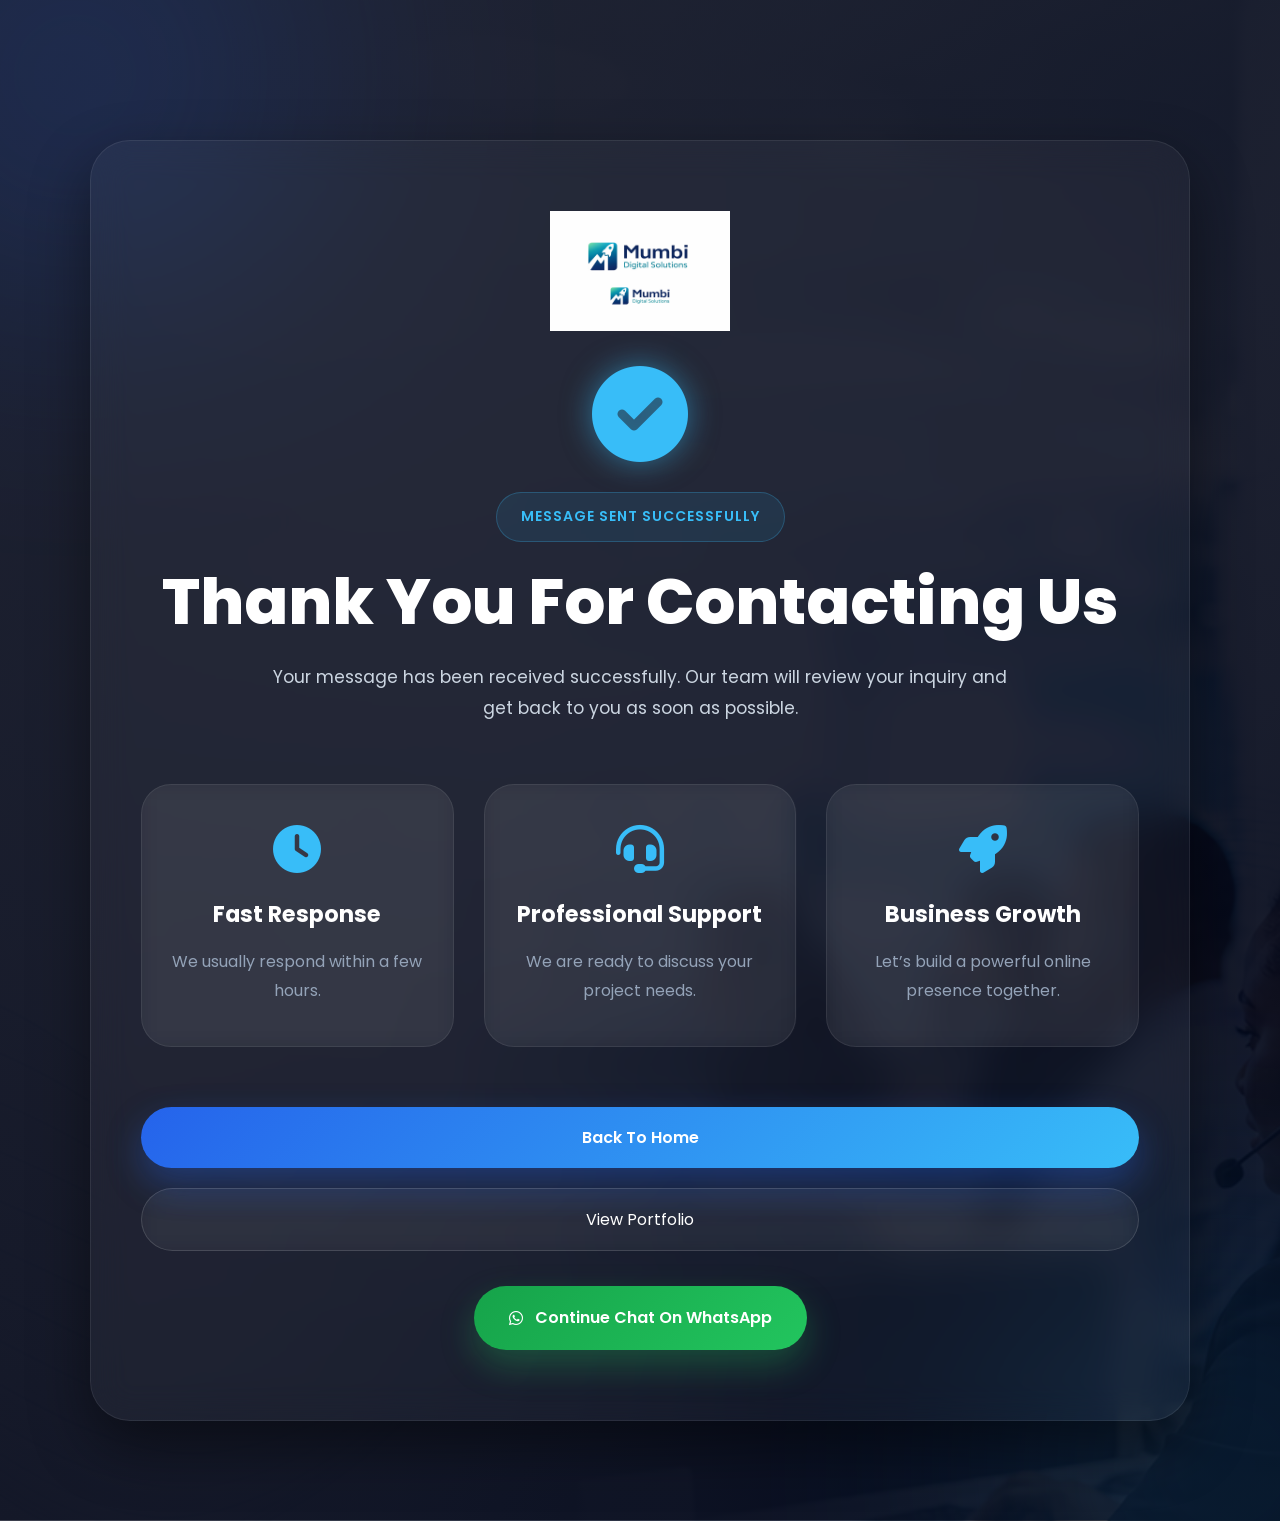
<file: thank-you.html>
<!DOCTYPE html>
<html lang="en">
<head>

  <meta charset="UTF-8">

  <meta name="viewport"
  content="width=device-width, initial-scale=1.0">

  <title>
    Thank You | Mumbi Digital Solutions
  </title>

  <meta name="description"
  content="Thank you for contacting Mumbi Digital Solutions.">

  <!-- CSS -->
  <link rel="stylesheet"
  href="assets/css/style.css">

  <!-- Google Fonts -->
  <link rel="preconnect"
  href="https://fonts.googleapis.com">

  <link rel="preconnect"
  href="https://fonts.gstatic.com"
  crossorigin>

  <link href="https://fonts.googleapis.com/css2?family=Poppins:wght@300;400;500;600;700;800&display=swap"
  rel="stylesheet">

  <!-- Font Awesome -->
  <link rel="stylesheet"
  href="https://cdnjs.cloudflare.com/ajax/libs/font-awesome/6.5.1/css/all.min.css">

</head>

<body>


<!-- ===================================================
     THANK YOU SECTION
=================================================== -->
<section class="thank-you-page">

  <div class="thank-you-container">

    <!-- LOGO -->
    <div class="thank-logo">

      <img src="assets/images/logo.png"
      alt="Mumbi Digital Solutions Logo">

    </div>


    <!-- SUCCESS ICON -->
    <div class="success-icon">

      <i class="fa-solid fa-circle-check"></i>

    </div>


    <!-- TEXT -->
    <span class="thank-tag">
      MESSAGE SENT SUCCESSFULLY
    </span>

    <h1>
      Thank You For Contacting Us
    </h1>

    <p>
      Your message has been received successfully.
      Our team will review your inquiry and get back to you as soon as possible.
    </p>


    <!-- INFO BOXES -->
    <div class="thank-info-grid">

      <!-- BOX 1 -->
      <div class="thank-info-card">

        <i class="fa-solid fa-clock"></i>

        <h3>
          Fast Response
        </h3>

        <p>
          We usually respond within a few hours.
        </p>

      </div>


      <!-- BOX 2 -->
      <div class="thank-info-card">

        <i class="fa-solid fa-headset"></i>

        <h3>
          Professional Support
        </h3>

        <p>
          We are ready to discuss your project needs.
        </p>

      </div>


      <!-- BOX 3 -->
      <div class="thank-info-card">

        <i class="fa-solid fa-rocket"></i>

        <h3>
          Business Growth
        </h3>

        <p>
          Let’s build a powerful online presence together.
        </p>

      </div>

    </div>


    <!-- BUTTONS -->
    <div class="thank-buttons">

      <a href="index.html"
      class="btn-primary">

        Back To Home

      </a>


      <a href="portfolio.html"
      class="btn-secondary">

        View Portfolio

      </a>

    </div>


    <!-- WHATSAPP -->
    <a href="https://wa.me/254755570096"
    target="_blank"
    class="thank-whatsapp">

      <i class="fa-brands fa-whatsapp"></i>

      Continue Chat On WhatsApp

    </a>

  </div>

</section>


</body>
</html>
</file>
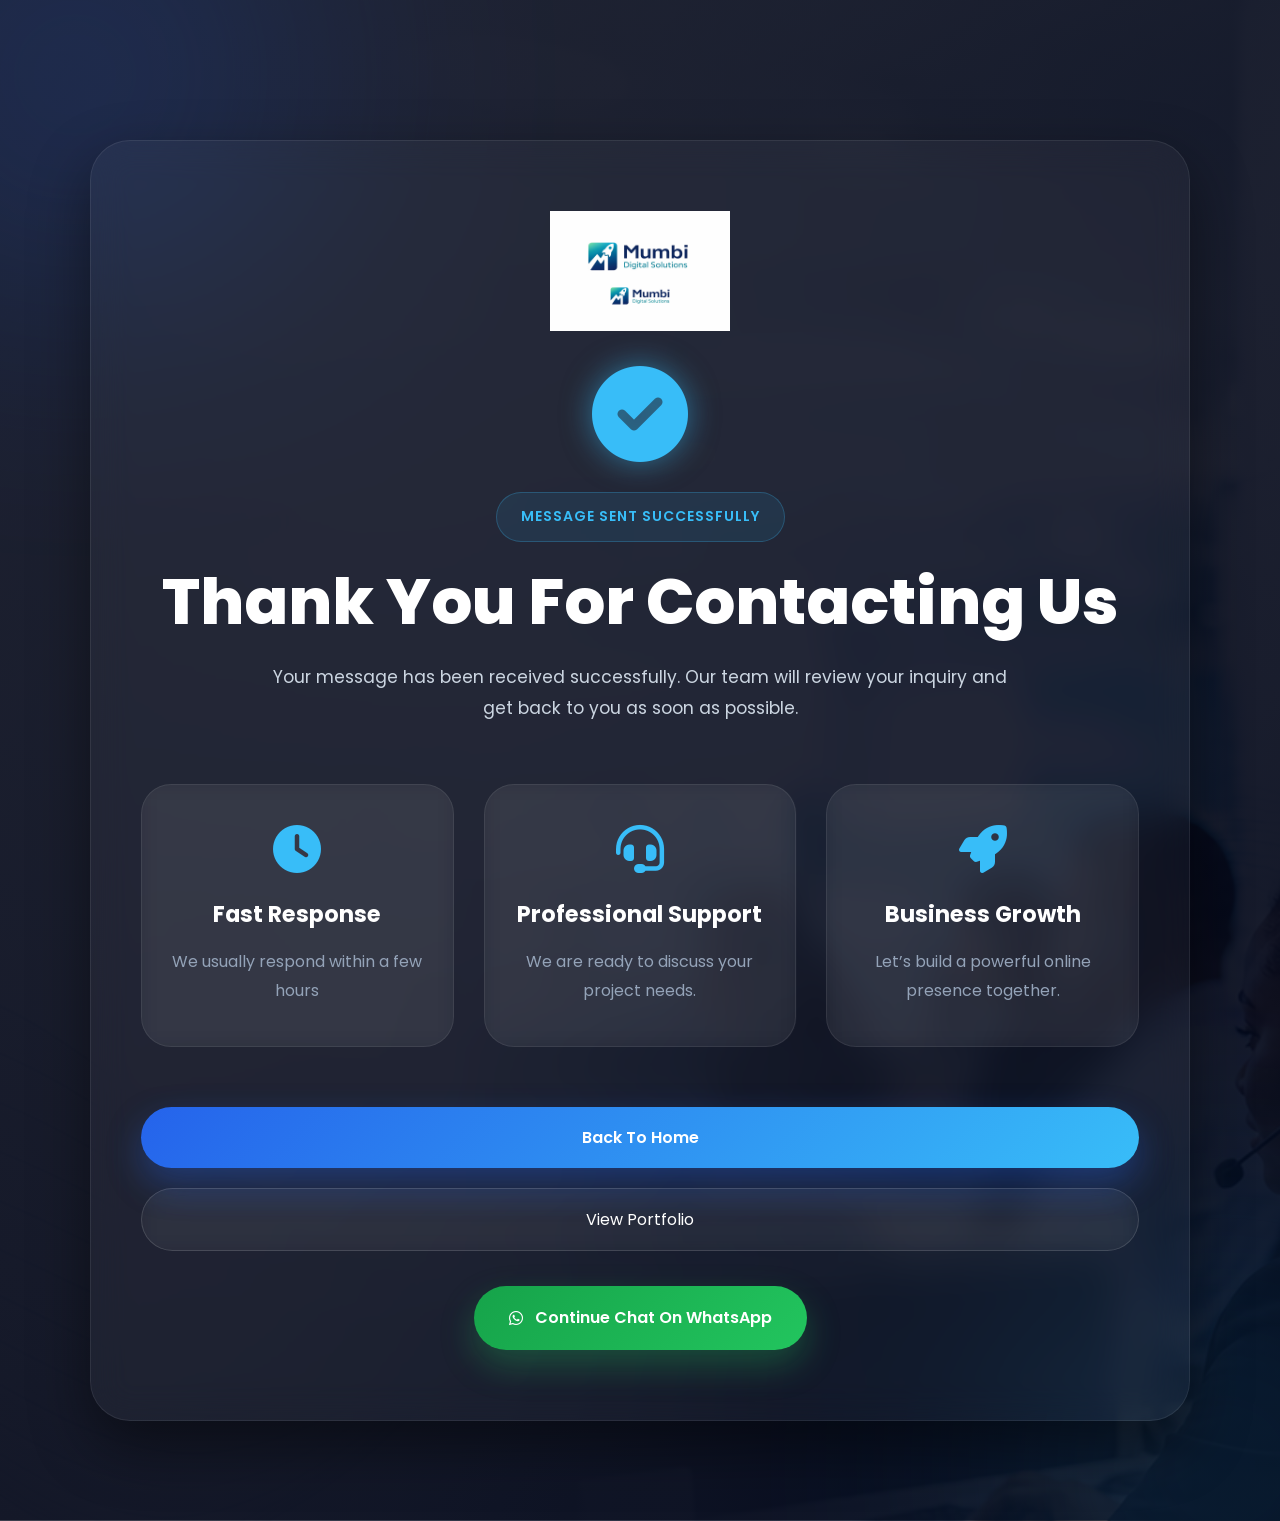
<file: thankyou.html>
<!DOCTYPE html>
<html lang="en">
<head>

  <meta charset="UTF-8">

  <meta name="viewport"
  content="width=device-width, initial-scale=1.0">

  <title>
    Thank You | Mumbi Digital Solutions
  </title>

  <meta name="description"
  content="Thank you for contacting Mumbi Digital Solutions.">

  <!-- CSS -->
  <link rel="stylesheet"
  href="assets/css/style.css">

  <!-- Google Fonts -->
  <link rel="preconnect"
  href="https://fonts.googleapis.com">

  <link rel="preconnect"
  href="https://fonts.gstatic.com"
  crossorigin>

  <link href="https://fonts.googleapis.com/css2?family=Poppins:wght@300;400;500;600;700;800&display=swap"
  rel="stylesheet">

  <!-- Font Awesome -->
  <link rel="stylesheet"
  href="https://cdnjs.cloudflare.com/ajax/libs/font-awesome/6.5.1/css/all.min.css">

</head>

<body>


<!-- ===================================================
     THANK YOU SECTION
=================================================== -->
<section class="thank-you-page">

  <div class="thank-you-container">

    <!-- LOGO -->
    <div class="thank-logo">

      <img src="assets/images/logo.png"
      alt="Mumbi Digital Solutions Logo">

    </div>


    <!-- SUCCESS ICON -->
    <div class="success-icon">

      <i class="fa-solid fa-circle-check"></i>

    </div>


    <!-- TEXT -->
    <span class="thank-tag">
      MESSAGE SENT SUCCESSFULLY
    </span>

    <h1>
      Thank You For Contacting Us
    </h1>

    <p>
      Your message has been received successfully.
      Our team will review your inquiry and get back to you as soon as possible.
    </p>


    <!-- INFO BOXES -->
    <div class="thank-info-grid">

      <!-- BOX 1 -->
      <div class="thank-info-card">

        <i class="fa-solid fa-clock"></i>

        <h3>
          Fast Response
        </h3>

        <p>
          We usually respond within a few hours
        </p>

      </div>


      <!-- BOX 2 -->
      <div class="thank-info-card">

        <i class="fa-solid fa-headset"></i>

        <h3>
          Professional Support
        </h3>

        <p>
          We are ready to discuss your project needs.
        </p>

      </div>


      <!-- BOX 3 -->
      <div class="thank-info-card">

        <i class="fa-solid fa-rocket"></i>

        <h3>
          Business Growth
        </h3>

        <p>
          Let’s build a powerful online presence together.
        </p>

      </div>

    </div>


    <!-- BUTTONS -->
    <div class="thank-buttons">

      <a href="index.html"
      class="btn-primary">

        Back To Home

      </a>


      <a href="portfolio.html"
      class="btn-secondary">

        View Portfolio

      </a>

    </div>


    <!-- WHATSAPP -->
    <a href="https://wa.me/254755570096"
    target="_blank"
    class="thank-whatsapp">

      <i class="fa-brands fa-whatsapp"></i>

      Continue Chat On WhatsApp

    </a>

  </div>

</section>


</body>
</html>
</file>
<file: assets/css/style.css>
/* =========================
   GLOBAL
========================= */

*{
  margin:0;
  padding:0;
  box-sizing:border-box;
}

html{
  scroll-behavior:smooth;
}


body{
  font-family:'Poppins',sans-serif;
  background:#060b16;
  color:#fff;
  overflow-x:hidden;
  line-height:1.7;
}
p{
  max-width:700px;
}

.container{
  width:90%;
  max-width:1200px;
  margin:auto;
}

img{
  width:100%;
  display:block;
}

a{
  text-decoration:none;
}

section{
  padding:120px 0;
}


/* =========================
   HEADER
========================= */

.header{
  position:fixed;
  top:0;
  width:100%;
  z-index:1000;
  backdrop-filter:blur(15px);
  background:rgba(6,11,22,0.85);
  border-bottom:1px solid rgba(255,255,255,0.05);
}

.nav-container{
  display:flex;
  justify-content:space-between;
  align-items:center;
  padding:18px 0;
}

.logo img{
  height:90px;
  width:auto;
}

.navbar{
  display:flex;
  align-items:center;
  gap:30px;
}

.navbar a{
  color:#fff;
  font-weight:500;
  position:relative;
  transition:0.3s;
}

.navbar a:hover,
.navbar .active{
  color:#38bdf8;
}

.navbar a::after{
  content:'';
  position:absolute;
  left:0;
  bottom:-7px;
  width:0%;
  height:2px;
  background:#38bdf8;
  transition:0.3s;
}

.navbar a:hover::after,
.navbar .active::after{
  width:100%;
}

.nav-btn{
  background:linear-gradient(135deg,#2563eb,#38bdf8);
  padding:14px 28px;
  border-radius:60px;
  box-shadow:0 15px 35px rgba(37,99,235,0.35);
}
/* =========================================
   MOBILE HAMBURGER MENU
========================================= */

.menu-toggle{
  display:none;
  font-size:1.8rem;
  color:#fff;
  cursor:pointer;
  z-index:1001;
}


/* MOBILE NAVIGATION */

@media(max-width:768px){

  .nav-container{
    flex-direction:row;
    justify-content:space-between;
    align-items:center;
  }

  .logo img{
    height:70px;
  }

  .menu-toggle{
    display:block;
  }

  .navbar{
    position:absolute;

    top:100%;

    left:0;

    width:100%;

    background:
    rgba(6,11,22,0.98);

    backdrop-filter:blur(15px);

    flex-direction:column;

    align-items:center;

    gap:25px;

    padding:35px 0;

    border-top:
    1px solid rgba(255,255,255,0.05);

    transform:
    translateY(-20px);

    opacity:0;

    visibility:hidden;

    transition:0.4s ease;

    z-index:999;
  }

  .navbar.active{
    opacity:1;
    visibility:visible;
    transform:translateY(0);
  }

  .navbar a{
    font-size:1rem;
  }

  .nav-btn{
    margin-top:10px;
  }

}


/* =========================
   HERO SECTION
========================= */

.hero{
  min-height:100vh;
  display:flex;
  align-items:center;
  position:relative;
  overflow:hidden;
  padding-top:120px;
  isolation:isolate;
  background:#060b16;
}



/* ===== SLIDES ===== */

.hero-slide{
  position:absolute;
  inset:0;

  opacity:0;

  background-size:cover;
  background-position:center;
  background-repeat:no-repeat;

  transform:scale(1);

  animation:heroSlider 24s infinite;
}

/* SLIDE 1 */

.hero-slide:nth-child(1){
  background:
  linear-gradient(
  rgba(2,6,23,0.78),
  rgba(2,6,23,0.88)),
  url('../images/imageB.png');

  animation-delay:0s;
}

/* SLIDE 2 */

.hero-slide:nth-child(2){
  background:
  linear-gradient(
  rgba(2,6,23,0.78),
  rgba(2,6,23,0.88)),
  url('../images/imageC.png');

  animation-delay:6s;
}

/* SLIDE 3 */

.hero-slide:nth-child(3){
  background:
  linear-gradient(
  rgba(2,6,23,0.78),
  rgba(2,6,23,0.88)),
  url('../images/imageD.png');

  animation-delay:12s;
}

/* SLIDE 4 */

.hero-slide:nth-child(4){
  background:
  linear-gradient(
  rgba(2,6,23,0.78),
  rgba(2,6,23,0.88)),
  url('../images/project4.png');

  animation-delay:18s;
}


/* =========================
   SLIDER ANIMATION
========================= */

@keyframes heroSlider{

  0%{
    opacity:0;
    transform:scale(1);
  }

  8%{
    opacity:1;
  }

  25%{
    opacity:1;
    transform:scale(1.06);
  }

  33%{
    opacity:0;
  }

  100%{
    opacity:0;
    transform:scale(1.1);
  }

}





/* =========================
   HERO OVERLAY
========================= */

.hero::before{
  content:'';
  position:absolute;
  inset:0;

  background:
  radial-gradient(
  circle at top left,
  rgba(56,189,248,0.18),
  transparent 35%),

  radial-gradient(
  circle at bottom right,
  rgba(37,99,235,0.18),
  transparent 35%);

  z-index:-1;
}

/* =========================
   GLOW EFFECTS
========================= */

.hero-glow{
  position:absolute;
  border-radius:50%;
  filter:blur(100px);
  opacity:0.45;
}

.hero-glow1{
  width:320px;
  height:320px;
  background:#2563eb;
  top:-120px;
  left:-120px;
}

.hero-glow2{
  width:320px;
  height:320px;
  background:#38bdf8;
  right:-120px;
  bottom:-120px;
}

/* =========================
   HERO CONTENT
========================= */

.hero-content{
  display:grid;
  grid-template-columns:1fr;
  gap:70px;
  align-items:center;
  position:relative;
  z-index:2;
}

/* =========================
   HERO TAG
========================= */

.hero-tag{
  display:inline-flex;
  align-items:center;
  gap:10px;

  padding:12px 24px;

  border-radius:60px;

  background:rgba(56,189,248,0.1);

  color:#38bdf8;

  border:1px solid rgba(56,189,248,0.2);

  margin-bottom:28px;

  backdrop-filter:blur(10px);

  font-size:14px;
  font-weight:600;
  letter-spacing:0.5px;
}

/* =========================
   HERO TITLE
========================= */

.hero-text h1{
  font-size:5.2rem;
  line-height:1.02;
  margin-bottom:28px;
  font-weight:800;
  max-width:850px;
}

.hero-text h1 span{
  background:linear-gradient(
  135deg,
  #38bdf8,
  #2563eb);

  -webkit-background-clip:text;
  -webkit-text-fill-color:transparent;
}

/* =========================
   HERO PARAGRAPH
========================= */

.hero-text p{
  font-size:1.15rem;
  color:#cbd5e1;
  margin-bottom:42px;
  max-width:720px;
  line-height:1.9;
}

/* =========================
   HERO BUTTONS
========================= */

.hero-buttons{
  display:flex;
  gap:20px;
  flex-wrap:wrap;
  margin-bottom:55px;
}

.btn-primary{
  background:
  linear-gradient(
  135deg,
  #2563eb,
  #38bdf8);

  color:#fff;

  padding:17px 36px;

  border-radius:60px;

  font-weight:600;

  display:inline-flex;
  align-items:center;
  gap:12px;

  transition:0.4s ease;

  box-shadow:
  0 15px 35px rgba(37,99,235,0.35);
}

.btn-primary:hover{
  transform:translateY(-6px);
  box-shadow:
  0 25px 45px rgba(37,99,235,0.45);
}

.btn-secondary{
  border:1px solid rgba(255,255,255,0.14);

  padding:17px 34px;

  border-radius:60px;

  color:#fff;

  transition:0.4s ease;

  backdrop-filter:blur(10px);

  background:rgba(255,255,255,0.03);
}

.btn-secondary:hover{
  background:#fff;
  color:#111827;
  transform:translateY(-4px);
}

/* =========================
   HERO STATS
========================= */

.hero-stats{
  display:flex;
  gap:50px;
  flex-wrap:wrap;
}

.stat-box{
  position:relative;
}

.stat-box::before{
  content:'';
  position:absolute;
  left:-18px;
  top:5px;

  width:2px;
  height:45px;

  background:#38bdf8;
}

.stat-box h3{
  color:#38bdf8;
  font-size:2.3rem;
  font-weight:800;
}

.stat-box p{
  color:#94a3b8;
  font-size:15px;
}

/* =========================
   FLOAT ANIMATION
========================= */

@keyframes float{

  0%{
    transform:translateY(0);
  }

  50%{
    transform:translateY(-18px);
  }

  100%{
    transform:translateY(0);
  }

}

/* =========================
   RESPONSIVE
========================= */

@media(max-width:991px){

  .hero{
    padding-top:180px;
  }

  .hero-content{
    grid-template-columns:1fr;
    text-align:center;
  }

  .hero-text h1{
    font-size:3.8rem;
    margin:auto auto 25px;
  }

  .hero-text p{
    margin:auto auto 40px;
  }

  .hero-buttons,
  .hero-stats{
    justify-content:center;
  }

  .stat-box::before{
    display:none;
  }

}

@media(max-width:768px){

.hero{
  min-height:auto;
  padding-top:140px;
  padding-bottom:80px;
}

  .hero-text h1{
    font-size:2.8rem;
  }

  .hero-text p{
    font-size:1rem;
  }

  .hero-buttons{
    flex-direction:column;
  }

  .btn-primary,
  .btn-secondary{
    width:100%;
    justify-content:center;
  }

}

@media(max-width:480px){

  .hero-text h1{
    font-size:2.2rem;
  }

  .hero-tag{
    font-size:12px;
  }

  .hero-stats{
    gap:30px;
  }

}
/* =========================
   TRUST
========================= */

.trust-section{
  background:#0f172a;
}

.trust-container{
  display:grid;
  grid-template-columns:repeat(auto-fit,minmax(280px,1fr));
  gap:30px;
}

.trust-box{
  background:rgba(255,255,255,0.03);
  border-radius:30px;
  padding:45px 35px;
  text-align:center;
  border:1px solid rgba(255,255,255,0.05);
  transition:0.4s;
}

.trust-box:hover{
  transform:translateY(-10px);
  border-color:#38bdf8;
}

.trust-box i{
  font-size:3rem;
  margin-bottom:20px;
  color:#38bdf8;
}

.trust-box p{
  color:#94a3b8;
}


/* =========================
   SERVICES
========================= */

.services{
  background:#060b16;
}

.services-grid{
  display:grid;
  grid-template-columns:repeat(auto-fit,minmax(260px,1fr));
  gap:30px;
}

.service-card{
  background:#111827;
  padding:40px 35px;
  border-radius:30px;
  transition:0.4s;
  border:1px solid rgba(255,255,255,0.05);
  position:relative;
  overflow:hidden;
}

.service-card::before{
  content:'';
  position:absolute;
  top:0;
  left:0;
  width:100%;
  height:3px;
  background:linear-gradient(135deg,#2563eb,#38bdf8);
}

.service-card:hover{
  transform:translateY(-12px);
  box-shadow:0 25px 60px rgba(0,0,0,0.4);
  border-color:#38bdf8;
}

.service-icon{
  width:80px;
  height:80px;
  display:flex;
  justify-content:center;
  align-items:center;
  border-radius:20px;
  background:rgba(56,189,248,0.1);
  margin-bottom:25px;
}

.service-icon i{
  font-size:2rem;
  color:#38bdf8;
}

.service-card h3{
  margin-bottom:18px;
  font-size:1.4rem;
}

.service-card p{
  color:#94a3b8;
}


/* =========================
   PORTFOLIO
========================= */

.portfolio-preview{
  background:#0f172a;
}

.portfolio-grid{
  display:grid;
  grid-template-columns:repeat(auto-fit,minmax(320px,1fr));
  gap:30px;
}

.portfolio-card{
  position:relative;
  overflow:hidden;
  border-radius:30px;
}

.portfolio-card img{
  height:420px;
  object-fit:cover;
  transition:0.5s;
}

.portfolio-card:hover img{
  transform:scale(1.08);
}

.portfolio-overlay{
  position:absolute;
  inset:0;
  background:linear-gradient(to top,
  rgba(0,0,0,0.9),
  transparent);
  display:flex;
  flex-direction:column;
  justify-content:flex-end;
  padding:35px;
}

.portfolio-overlay h3{
  margin-bottom:10px;
}

.portfolio-overlay p{
  color:#cbd5e1;
  margin-bottom:15px;
}

.portfolio-overlay a{
  color:#38bdf8;
  font-weight:600;
}


/* =========================
   TESTIMONIALS
========================= */

.testimonials{
  background:#060b16;
}

.testimonial-grid{
  display:grid;
  grid-template-columns:repeat(auto-fit,minmax(300px,1fr));
  gap:30px;
}

.testimonial-card{
  background:#111827;
  padding:40px;
  border-radius:30px;
  border:1px solid rgba(255,255,255,0.05);
}

.client-info{
  display:flex;
  align-items:center;
  gap:15px;
  margin-bottom:25px;
}

.client-info img{
  width:70px;
  height:70px;
  border-radius:50%;
  object-fit:cover;
}

.client-info span{
  color:#38bdf8;
  font-size:14px;
}

.testimonial-card p{
  color:#cbd5e1;
}


/* =========================
   CTA
========================= */

.cta-section{
  background:
  linear-gradient(135deg,
  rgba(37,99,235,0.95),
  rgba(56,189,248,0.95));
  text-align:center;
}

.cta-container h2{
  font-size:3rem;
  margin-bottom:20px;
}

.cta-container p{
  margin-bottom:35px;
  font-size:1.1rem;
}


/* =========================
   FOOTER
========================= */

.footer{
  background:#020617;
  padding-top:90px;
}

.footer-container{
  display:grid;
  grid-template-columns:repeat(auto-fit,minmax(250px,1fr));
  gap:50px;
  padding-bottom:50px;
}

.footer-logo img{
  width:180px;
  margin-bottom:20px;
}

.footer-logo p,
.footer-contact p{
  color:#94a3b8;
}

.footer-links h4,
.footer-contact h4{
  margin-bottom:20px;
}

.footer-links a{
  display:block;
  color:#94a3b8;
  margin-bottom:12px;
  transition:0.3s;
}

.footer-links a:hover{
  color:#38bdf8;
}

.footer-bottom{
  border-top:1px solid rgba(255,255,255,0.05);
  text-align:center;
  padding:25px 0;
  color:#94a3b8;
}


/* =========================
   WHY US
========================= */

.why-us{
  background:#0f172a;
}

.why-grid{
  display:grid;
  grid-template-columns:repeat(auto-fit,minmax(250px,1fr));
  gap:30px;
}

.why-card{
  background:#111827;
  padding:40px 30px;
  border-radius:30px;
  text-align:center;
  transition:0.4s;
  border:1px solid rgba(255,255,255,0.05);
}

.why-card:hover{
  transform:translateY(-10px);
  border-color:#38bdf8;
}

.why-icon{
  width:90px;
  height:90px;
  margin:auto;
  margin-bottom:25px;
  border-radius:25px;
  display:flex;
  justify-content:center;
  align-items:center;
  background:rgba(56,189,248,0.1);
}

.why-icon i{
  font-size:2rem;
  color:#38bdf8;
}


/* =========================
   PROCESS
========================= */

.process-section{
  background:#060b16;
}

.process-grid{
  display:grid;
  grid-template-columns:repeat(auto-fit,minmax(250px,1fr));
  gap:30px;
}

.process-card{
  background:#111827;
  padding:40px 30px;
  border-radius:30px;
  transition:0.4s;
  border:1px solid rgba(255,255,255,0.05);
}

.process-card:hover{
  transform:translateY(-10px);
}

.process-number{
  font-size:4rem;
  font-weight:800;
  color:rgba(56,189,248,0.15);
  margin-bottom:20px;
}


/* =========================
   PRICING
========================= */

.pricing-section{
  background:#0f172a;
}

.pricing-grid{
  display:grid;
  grid-template-columns:repeat(auto-fit,minmax(300px,1fr));
  gap:35px;
}

.pricing-card{
  background:#111827;
  padding:50px 35px;
  border-radius:35px;
  position:relative;
  text-align:center;
  border:1px solid rgba(255,255,255,0.05);
}

.featured-price{
  border:1px solid #38bdf8;
  transform:scale(1.05);
}

.popular-tag{
  position:absolute;
  top:20px;
  right:20px;
  background:#38bdf8;
  color:#000;
  padding:8px 14px;
  border-radius:30px;
  font-size:13px;
  font-weight:700;
}

.price{
  font-size:3rem;
  font-weight:800;
  margin:25px 0;
  color:#38bdf8;
}

.pricing-card ul{
  list-style:none;
  margin-bottom:35px;
}

.pricing-card ul li{
  margin-bottom:15px;
  color:#cbd5e1;
}


/* =========================
   FAQ
========================= */

.faq-section{
  background:#060b16;
}

.faq-container{
  max-width:900px;
  margin:auto;
}

.faq-item{
  background:#111827;
  padding:35px;
  border-radius:25px;
  margin-bottom:25px;
  border:1px solid rgba(255,255,255,0.05);
}

.faq-item h3{
  margin-bottom:15px;
  color:#fff;
}

.faq-item p{
  color:#94a3b8;
}


/* =========================
   PAGE HERO
========================= */

.page-hero{
  padding-top:180px;
  padding-bottom:120px;
  text-align:center;
  position:relative;

  background:
  linear-gradient(
  rgba(2,6,23,0.88),
  rgba(2,6,23,0.92)),
  url('../images/project4.png');

  background-size:cover;
  background-position:center;
  background-repeat:no-repeat;
}

.page-hero::before{
  content:'';
  position:absolute;
  inset:0;

  background:
  radial-gradient(circle at top left,
  rgba(56,189,248,0.10),
  transparent 30%),

  radial-gradient(circle at bottom right,
  rgba(37,99,235,0.12),
  transparent 30%);
}

.page-hero-content{
  position:relative;
  z-index:2;
}

.page-tag{
  display:inline-block;
  background:rgba(56,189,248,0.1);
  color:#38bdf8;
  padding:10px 22px;
  border-radius:40px;
  margin-bottom:25px;
  border:1px solid rgba(56,189,248,0.2);
}

.page-hero h1{
  font-size:4rem;
  margin-bottom:25px;
  line-height:1.1;
}

.page-hero p{
  max-width:750px;
  margin:auto;
  color:#94a3b8;
  font-size:1.1rem;
}


/* =========================
   SERVICES PAGE
========================= */

.services-page{
  background:#0f172a;
}

.services-page-grid{
  display:grid;
  grid-template-columns:repeat(auto-fit,minmax(340px,1fr));
  gap:35px;
}

.service-page-card{
  background:#111827;
  padding:45px 35px;
  border-radius:30px;
  border:1px solid rgba(255,255,255,0.05);
  transition:0.4s;
  position:relative;
  overflow:hidden;
}

.service-page-card::before{
  content:'';
  position:absolute;
  top:0;
  left:0;
  width:100%;
  height:3px;
  background:linear-gradient(135deg,#2563eb,#38bdf8);
}

.service-page-card:hover{
  transform:translateY(-10px);
}

.featured-service-card{
  border:1px solid #38bdf8;
}

.service-page-icon{
  width:85px;
  height:85px;
  border-radius:24px;
  background:rgba(56,189,248,0.1);
  display:flex;
  justify-content:center;
  align-items:center;
  margin-bottom:25px;
}

.service-page-icon i{
  font-size:2rem;
  color:#38bdf8;
}

.service-page-card h3{
  font-size:1.7rem;
  margin-bottom:20px;
}

.service-page-card p{
  color:#94a3b8;
  margin-bottom:30px;
}

.service-page-card ul{
  list-style:none;
  margin-bottom:35px;
}

.service-page-card ul li{
  margin-bottom:14px;
  color:#cbd5e1;
  position:relative;
  padding-left:22px;
}

.service-page-card ul li::before{
  content:'✓';
  position:absolute;
  left:0;
  color:#38bdf8;
}

.service-page-footer{
  display:flex;
  justify-content:space-between;
  align-items:center;
  gap:20px;
  flex-wrap:wrap;
}

.service-page-footer span{
  color:#38bdf8;
  font-size:1.3rem;
  font-weight:700;
}

.service-page-footer a{
  background:linear-gradient(135deg,#2563eb,#38bdf8);
  color:#fff;
  padding:12px 22px;
  border-radius:50px;
  font-weight:600;
}


/* =========================
   WHY SERVICES
========================= */

.why-services{
  background:#060b16;
}

.why-services-grid{
  display:grid;
  grid-template-columns:repeat(auto-fit,minmax(280px,1fr));
  gap:30px;
}

.why-service-box{
  background:#111827;
  padding:40px 30px;
  border-radius:30px;
  text-align:center;
  border:1px solid rgba(255,255,255,0.05);
  transition:0.4s;
}

.why-service-box:hover{
  transform:translateY(-10px);
}

.why-service-box i{
  font-size:3rem;
  color:#38bdf8;
  margin-bottom:25px;
}

.why-service-box h3{
  margin-bottom:18px;
}

.why-service-box p{
  color:#94a3b8;
}


/* =========================
   RESPONSIVE
========================= */

@media(max-width:991px){

  .hero-content{
    grid-template-columns:1fr;
    text-align:center;
  }

  .hero-text p{
    margin:auto auto 40px;
  }

  .hero-buttons,
  .hero-stats{
    justify-content:center;
  }

  .hero-text h1{
    font-size:3.5rem;
  }

}

@media(max-width:768px){

  .header{
    padding:10px 0;
  }

  .nav-container{
    flex-direction:column;
    gap:15px;
  }

  .logo img{
    height:70px;
  }

  .navbar{
    gap:15px;
    flex-wrap:wrap;
    justify-content:center;
  }

  .navbar a{
    font-size:14px;
  }

}

  .hero{
    padding-top:180px;
  }

  .hero-text h1{
    font-size:2.6rem;
  }

  .btn-primary,
  .btn-secondary{
    width:100%;
    justify-content:center;
  }

  .section-title h2,
  .cta-container h2{
    font-size:2.2rem;
  }

  .page-hero{
    padding-top:160px;
  }

  .page-hero h1{
    font-size:2.7rem;
  }

}

@media(max-width:480px){

  .hero-text h1{
    font-size:2rem;
  }

  .section-title h2,
  .cta-container h2{
    font-size:1.8rem;
  }

}
/* =========================
   PORTFOLIO PAGE
========================= */

.portfolio-hero{
  background:
  linear-gradient(
  rgba(2,6,23,0.88),
  rgba(2,6,23,0.92)),
  url('../images/imageD.png');

  background-size:cover;
  background-position:center;
  background-repeat:no-repeat;
}

.portfolio-page{
  background:#060b16;
}

.portfolio-page-grid{
  display:grid;
  grid-template-columns:repeat(auto-fit,minmax(340px,1fr));
  gap:35px;
}

.portfolio-page-card{
  background:#111827;
  border-radius:30px;
  overflow:hidden;
  border:1px solid rgba(255,255,255,0.05);
  transition:0.4s;
}

.portfolio-page-card:hover{
  transform:translateY(-12px);
  box-shadow:0 25px 60px rgba(0,0,0,0.45);
  border-color:#38bdf8;
}

.portfolio-page-image{
  overflow:hidden;
}

.portfolio-page-image img{
  height:260px;
  object-fit:cover;
  transition:0.5s;
}

.portfolio-page-card:hover img{
  transform:scale(1.08);
}

.portfolio-page-content{
  padding:35px;
}

.portfolio-page-content span{
  color:#38bdf8;
  font-size:14px;
  font-weight:600;
  letter-spacing:1px;
}

.portfolio-page-content h3{
  font-size:1.7rem;
  margin:15px 0;
}

.portfolio-page-content p{
  color:#94a3b8;
  margin-bottom:25px;
}

.portfolio-page-content a{
  color:#38bdf8;
  font-weight:600;
  display:inline-flex;
  align-items:center;
  gap:10px;
  transition:0.3s;
}

.portfolio-page-content a:hover{
  gap:16px;
}
/* =========================
   ABOUT PAGE
========================= */

.about-hero{
  background:
  linear-gradient(
  rgba(2,6,23,0.88),
  rgba(2,6,23,0.92)),
  url('../images/imageC.png');
  background-size:cover;
  background-position:center;
  background-repeat:no-repeat;
}

.about-grid{
  display:grid;
  grid-template-columns:1fr 1fr;
  gap:60px;
  align-items:center;
}

.about-text h2{
  font-size:2.6rem;
  margin-bottom:20px;
}

.about-text p{
  color:#94a3b8;
  margin-bottom:15px;
}

.about-badges{
  display:flex;
  gap:15px;
  flex-wrap:wrap;
  margin-top:25px;
}

.badge{
  background:#111827;
  padding:12px 18px;
  border-radius:50px;
  border:1px solid rgba(255,255,255,0.05);
  display:flex;
  align-items:center;
  gap:10px;
  color:#cbd5e1;
}

.badge i{
  color:#38bdf8;
}

.about-image{
  width:100%;
  min-height:500px;
  border-radius:30px;

  background:
  linear-gradient(
  rgba(2,6,23,0.25),
  rgba(2,6,23,0.35)),
  url('../images/imageB.png');

  background-size:cover;
  background-position:center;
  background-repeat:no-repeat;

  box-shadow:0 25px 60px rgba(0,0,0,0.45);
}
.about-image{
  transition:0.5s;
}

.about-image:hover{
  transform:scale(1.02);
}

/* STATS */
.about-stats{
  background:#0f172a;
}

.stats-grid{
  display:grid;
  grid-template-columns:repeat(auto-fit,minmax(200px,1fr));
  gap:30px;
  text-align:center;
}

.stat-card{
  background:#111827;
  padding:40px;
  border-radius:25px;
  border:1px solid rgba(255,255,255,0.05);
}

.stat-card h3{
  font-size:2.5rem;
  color:#38bdf8;
}
.about-story{
  background:#0f172a;
}

.about-grid{
  display:grid;
  grid-template-columns:1fr 1fr;
  gap:60px;
  align-items:center;
}

.about-text p{
  color:#94a3b8;
  margin-bottom:15px;
}



@media(max-width:768px){
  .about-grid{
    grid-template-columns:1fr;
  }
}
/* =========================
   FOUNDER SECTION
========================= */

.founder-section{
  background:#060b16;
}

.founder-grid{
  display:grid;
  grid-template-columns:1fr 1fr;
  gap:60px;
  align-items:center;
}

.founder-image img{
  border-radius:30px;
  box-shadow:0 25px 60px rgba(0,0,0,0.45);
  transition:0.4s;
}

.founder-image img:hover{
  transform:scale(1.02);
}

.founder-text h3{
  font-size:2rem;
  margin-bottom:8px;
}

.founder-role{
  display:inline-block;
  color:#38bdf8;
  margin-bottom:20px;
  font-weight:500;
}

.founder-text p{
  color:#94a3b8;
  margin-bottom:15px;
  line-height:1.8;
}

@media(max-width:768px){
  .founder-grid{
    grid-template-columns:1fr;
    text-align:center;
  }

  .founder-role{
    display:block;
  }
}
/* =========================
   CONTACT HERO
========================= */

.contact-hero{
  background:
  linear-gradient(
  rgba(2,6,23,0.86),
  rgba(2,6,23,0.92)),
  url('../images/call.png');

  background-size:cover;
  background-position:center;
  background-repeat:no-repeat;
}

/* =========================
   CONTACT SECTION
========================= */

.contact-section{
  background:#060b16;
}
.contact-container{
  display:grid;
  grid-template-columns:1fr 1fr;
  gap:50px;
  align-items:start;
}


/* LEFT */

.section-title.left{
  text-align:left;
}

.contact-text{
  color:#94a3b8;
  margin-bottom:40px;
  line-height:1.9;
}

.contact-card{
  display:flex;
  gap:20px;
  align-items:flex-start;

  background:#111827;

  padding:25px;

  border-radius:25px;

  margin-bottom:25px;

  border:1px solid rgba(255,255,255,0.05);

  transition:0.4s;
  min-height:140px;
}

.contact-card:hover{
  transform:translateY(-8px);
  border-color:#38bdf8;
}

.contact-icon{
  width:70px;
  height:70px;

  display:flex;
  align-items:center;
  justify-content:center;

  border-radius:20px;

  background:rgba(56,189,248,0.1);
}

.contact-icon i{
  color:#38bdf8;
  font-size:1.5rem;
}

.contact-card h3{
  margin-bottom:8px;
}

.contact-card p{
  color:#94a3b8;
}

/* RIGHT */

.contact-form-box{
  background:#111827;

  padding:45px;

  border-radius:35px;

  border:1px solid rgba(255,255,255,0.05);

  box-shadow:0 25px 60px rgba(0,0,0,0.35);
}

.input-group{
  margin-bottom:25px;
}

.input-group input,
.input-group textarea{
  width:100%;

  background:#0f172a;

  border:1px solid rgba(255,255,255,0.06);

  border-radius:18px;

  padding:18px 20px;

  color:#fff;

  font-size:1rem;

  outline:none;

  transition:0.3s;
}

.input-group input:focus,
.input-group textarea:focus{
  border-color:#38bdf8;
  box-shadow:0 0 0 4px rgba(56,189,248,0.08);
}

.input-group textarea{
  resize:none;
}

/* =========================
   RESPONSIVE
========================= */

@media(max-width:991px){

  .contact-grid{
    grid-template-columns:1fr;
  }

}

@media(max-width:768px){

  .contact-form-box{
    padding:30px;
  }

}
/* =========================================
   THANK YOU PAGE
========================================= */

.thank-you-page{
  min-height:100vh;
  display:flex;
  justify-content:center;
  align-items:center;
  padding:140px 20px 100px;

  background:
  linear-gradient(
  rgba(2,6,23,0.88),
  rgba(2,6,23,0.92)),
  url('../images/call.png');

  background-size:cover;
  background-position:center;
  background-repeat:no-repeat;

  position:relative;
  overflow:hidden;
}


/* GLOW EFFECTS */

.thank-you-page::before{
  content:'';
  position:absolute;
  width:350px;
  height:350px;
  background:#2563eb;
  filter:blur(140px);
  opacity:0.35;
  top:-100px;
  left:-100px;
  border-radius:50%;
}

.thank-you-page::after{
  content:'';
  position:absolute;
  width:350px;
  height:350px;
  background:#38bdf8;
  filter:blur(140px);
  opacity:0.25;
  bottom:-120px;
  right:-120px;
  border-radius:50%;
}


/* MAIN CONTAINER */

.thank-you-container{
  position:relative;
  z-index:2;

  width:100%;
  max-width:1100px;

  text-align:center;

  background:rgba(255,255,255,0.04);
  backdrop-filter:blur(18px);

  border:1px solid rgba(255,255,255,0.08);

  border-radius:40px;

  padding:70px 50px;

  box-shadow:
  0 25px 60px rgba(0,0,0,0.45);
}


/* LOGO */

.thank-logo img{
  width:180px;
  margin:auto;
  margin-bottom:35px;
}


/* SUCCESS ICON */

.success-icon{
  margin-bottom:30px;
}

.success-icon i{
  font-size:6rem;
  color:#38bdf8;

  text-shadow:
  0 0 30px rgba(56,189,248,0.5);

  animation:pulse 2s infinite;
}


/* TAG */

.thank-tag{
  display:inline-block;

  padding:12px 24px;

  border-radius:60px;

  background:rgba(56,189,248,0.1);

  border:1px solid rgba(56,189,248,0.25);

  color:#38bdf8;

  font-size:14px;
  font-weight:600;
  letter-spacing:1px;

  margin-bottom:25px;
}


/* TITLE */

.thank-you-container h1{
  font-size:4rem;
  line-height:1.1;
  margin-bottom:25px;
  font-weight:800;
}


/* DESCRIPTION */

.thank-you-container p{
  max-width:750px;
  margin:auto;
  color:#cbd5e1;
  font-size:1.08rem;
  line-height:1.8;
}


/* INFO GRID */

.thank-info-grid{
  display:grid;
  grid-template-columns:
  repeat(auto-fit,minmax(250px,1fr));

  gap:30px;

  margin-top:60px;
  margin-bottom:60px;
}


/* INFO CARD */

.thank-info-card{
  background:rgba(255,255,255,0.05);

  border:1px solid rgba(255,255,255,0.08);

  backdrop-filter:blur(10px);

  border-radius:30px;

  padding:40px 30px;

  transition:0.4s;
}

.thank-info-card:hover{
  transform:translateY(-10px);

  border-color:#38bdf8;

  box-shadow:
  0 20px 40px rgba(0,0,0,0.35);
}


/* CARD ICON */

.thank-info-card i{
  font-size:3rem;
  color:#38bdf8;
  margin-bottom:22px;
}


/* CARD TITLE */

.thank-info-card h3{
  margin-bottom:15px;
  font-size:1.4rem;
}


/* CARD TEXT */

.thank-info-card p{
  color:#94a3b8;
  font-size:1rem;
}


/* BUTTONS */

.thank-buttons{
  display:flex;
  justify-content:center;
  gap:20px;
  flex-wrap:wrap;

  margin-bottom:35px;
}


/* WHATSAPP BUTTON */

.thank-whatsapp{
  display:inline-flex;
  align-items:center;
  gap:12px;

  background:linear-gradient(
  135deg,
  #16a34a,
  #22c55e);

  color:#fff;

  padding:18px 35px;

  border-radius:60px;

  font-weight:600;

  transition:0.4s;

  box-shadow:
  0 15px 35px rgba(34,197,94,0.3);
}

.thank-whatsapp:hover{
  transform:translateY(-5px);
}


/* OPTIONAL SMALL NOTE */

.thank-note{
  margin-top:25px;
  color:#94a3b8;
  font-size:15px;
}


/* ANIMATIONS */

@keyframes pulse{

  0%{
    transform:scale(1);
  }

  50%{
    transform:scale(1.08);
  }

  100%{
    transform:scale(1);
  }

}


/* =========================================
   RESPONSIVE
========================================= */

@media(max-width:991px){

  .thank-you-container h1{
    font-size:3rem;
  }

}


@media(max-width:768px){

  .thank-you-page{
    padding-top:160px;
  }

  .thank-you-container{
    padding:60px 30px;
  }

  .thank-you-container h1{
    font-size:2.4rem;
  }

  .thank-buttons{
    flex-direction:column;
  }

  .thank-buttons a,
  .thank-whatsapp{
    width:100%;
    justify-content:center;
  }

}


@media(max-width:480px){

  .thank-you-container h1{
    font-size:2rem;
  }

  .success-icon i{
    font-size:5rem;
  }

}
/* =========================
   FOOTER SOCIALS
========================= */

.footer-social h4{
  margin-bottom:20px;
}

.social-icons{
  display:flex;
  gap:15px;
  flex-wrap:wrap;
}

.social-icons a{
  width:50px;
  height:50px;

  display:flex;
  align-items:center;
  justify-content:center;

  border-radius:50%;

  background:rgba(255,255,255,0.05);

  border:1px solid rgba(255,255,255,0.08);

  color:#fff;

  font-size:1.2rem;

  transition:0.4s;
}

.social-icons a:hover{
  transform:
  translateY(-6px)
  scale(1.08);

  background:linear-gradient(
  135deg,
  #2563eb,
  #38bdf8);

  border-color:#38bdf8;

  box-shadow:
  0 15px 35px rgba(37,99,235,0.45);
}
/* =========================================
   CONTACT PAGE MOBILE FIX
========================================= */

@media(max-width:768px){

  .contact-hero{
    padding-top:160px;
    padding-bottom:90px;
    text-align:center;
  }

  .contact-hero h1{
    font-size:2.5rem;
    line-height:1.2;
  }

  .contact-hero p{
    font-size:1rem;
    width:100%;
  }

  .contact-container{
    grid-template-columns:1fr;
    gap:40px;
  }

  .contact-info-box,
  .contact-form-box{
    padding:30px 22px;
    border-radius:25px;
  }

  .contact-form-box form{
    width:100%;
  }

  .input-group input,
  .input-group textarea{
    font-size:15px;
    padding:16px;
  }

  .contact-form-box .btn-primary{
    width:100%;
    justify-content:center;
  }

  .contact-info-item{
    align-items:flex-start;
    gap:15px;
  }

  .contact-info-item i{
    width:55px;
    height:55px;
    font-size:1.1rem;
  }

  .footer-container{
    grid-template-columns:1fr;
    text-align:center;
    gap:40px;
  }

  .footer-logo img{
    margin:auto;
    margin-bottom:20px;
  }

  .footer-socials{
    justify-content:center;
  }

}


/* =========================================
   EXTRA SMALL DEVICES
========================================= */

@media(max-width:480px){

  .contact-hero h1{
    font-size:2rem;
  }

  .contact-form-box,
  .contact-info-box{
    padding:25px 18px;
  }

  .input-group input,
  .input-group textarea{
    padding:14px;
    border-radius:14px;
  }

  .btn-primary,
  .btn-secondary{
    width:100%;
  }

}
/* STICKY HEADER EFFECT */

.header.sticky{
  background:rgba(6,11,22,0.96);
  box-shadow:0 10px 30px rgba(0,0,0,0.35);
}
/* =========================================
   HERO ACTIONS
========================================= */

.hero-actions{
  display:flex;
  flex-direction:column;
  gap:28px;
  margin-bottom:55px;
}

/* MAIN BUTTONS */

.hero-buttons{
  display:flex;
  gap:20px;
  flex-wrap:wrap;
}

/* MINI LINKS */

.hero-mini-links{
  display:flex;
  gap:18px;
  flex-wrap:wrap;
  align-items:center;
}

.hero-mini-links a{
  display:inline-flex;
  align-items:center;
  gap:10px;

  color:#cbd5e1;

  font-size:15px;
  font-weight:500;

  transition:0.3s;
}

.hero-mini-links a:hover{
  color:#38bdf8;
  transform:translateY(-2px);
}

/* WHATSAPP */

.hero-whatsapp{
  background:rgba(34,197,94,0.12);

  border:1px solid rgba(34,197,94,0.25);

  padding:12px 22px;

  border-radius:50px;

  color:#22c55e !important;

  font-weight:600;
}

.hero-whatsapp:hover{
  background:#22c55e;
  color:#fff !important;

  box-shadow:
  0 15px 35px rgba(34,197,94,0.35);
}

/* MOBILE */

@media(max-width:768px){

  .hero-buttons{
    flex-direction:column;
  }

  .hero-mini-links{
    justify-content:center;
    text-align:center;
  }

}
.portfolio-page-card:hover{
  transform:translateY(-12px);

  border-color:#38bdf8;

  box-shadow:
  0 25px 60px rgba(0,0,0,0.45),
  0 0 30px rgba(56,189,248,0.18);
}
.project-badge{
  display:inline-block;
  padding:8px 14px;
  background:rgba(56,189,248,0.1);
  border:1px solid rgba(56,189,248,0.2);
  color:#38bdf8;
  border-radius:30px;
  font-size:13px;
  margin-top:15px;
}
</file>
